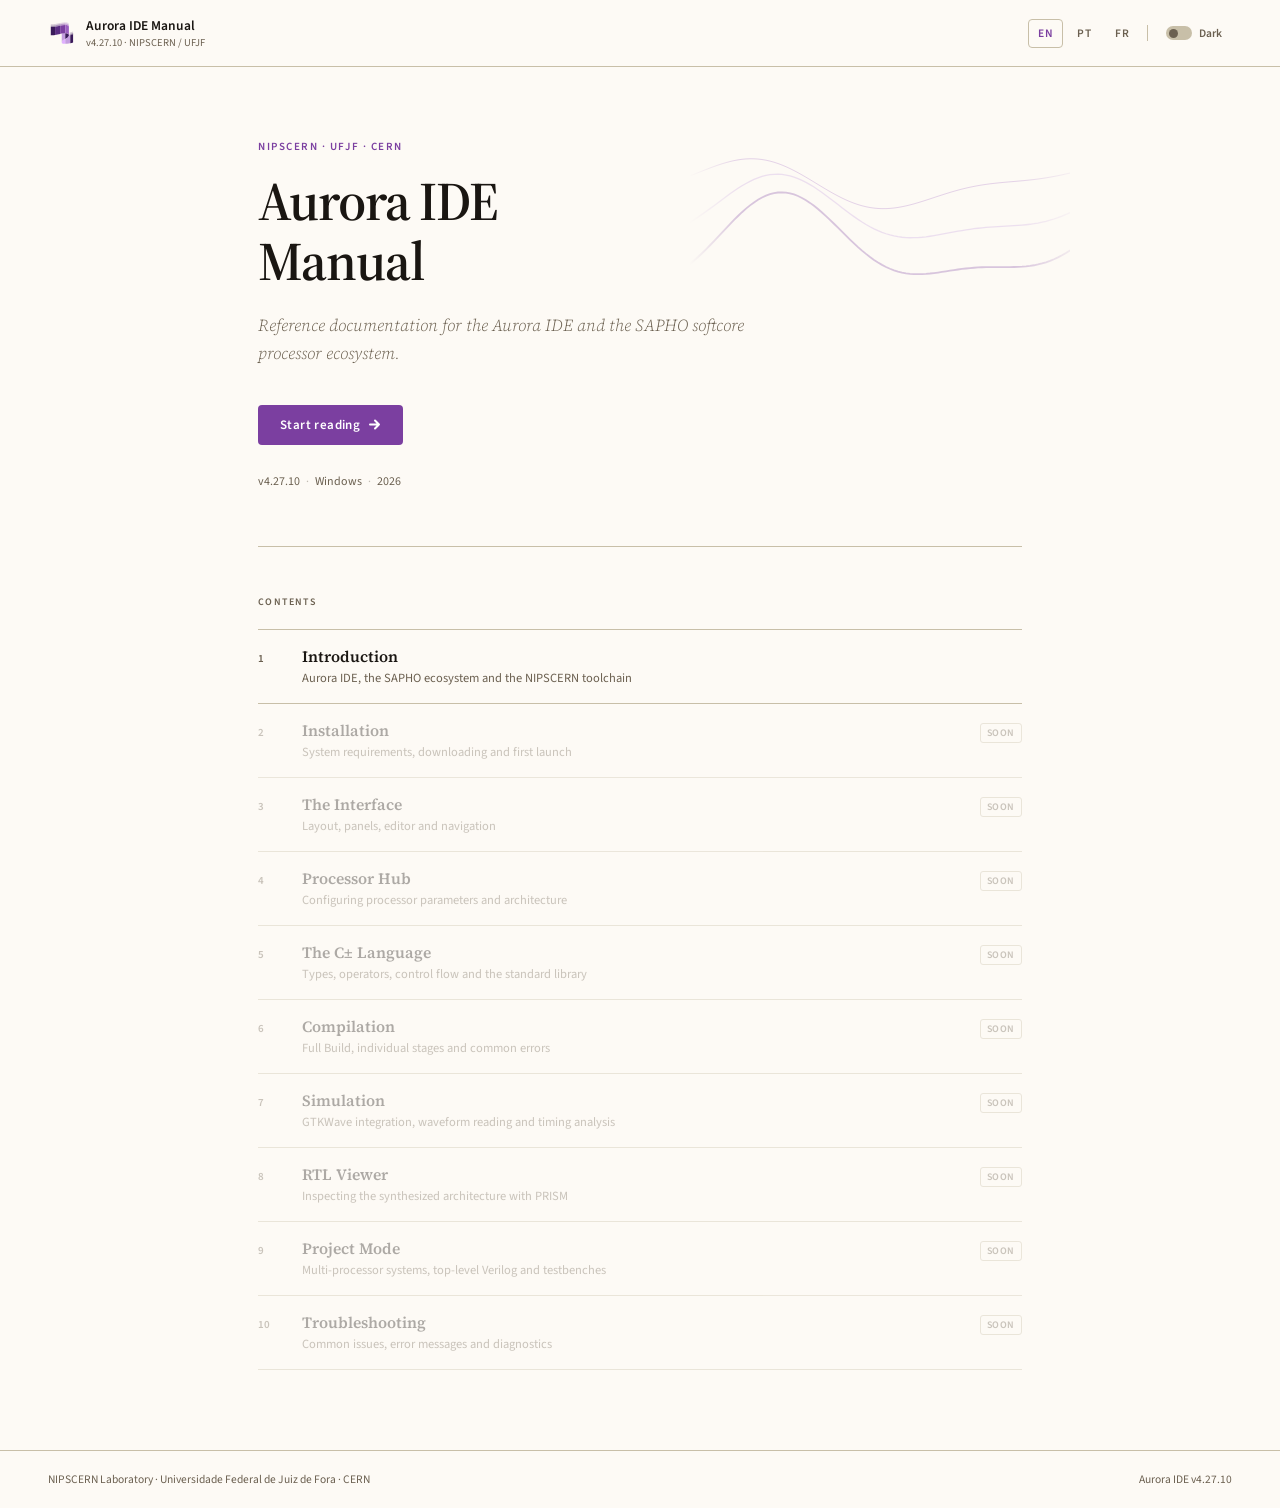
<file: index.html>
<!DOCTYPE html>
<html lang="en">
<head>
  <meta charset="UTF-8"/>
  <meta name="viewport" content="width=device-width, initial-scale=1.0"/>
  <title>Aurora IDE Manual</title>
  <link rel="preconnect" href="https://fonts.googleapis.com">
  <link href="https://fonts.googleapis.com/css2?family=Source+Serif+4:ital,wght@0,300;0,400;0,600;1,400&family=Source+Code+Pro:wght@400;600&family=Source+Sans+3:wght@400;600&display=swap" rel="stylesheet">
  <link rel="icon" href="assets/favicon.svg" type="image/svg+xml">
  <style>
    :root {
      --bg:        #fdfaf5;
      --bg-aside:  #f4f0e8;
      --border:    #c8bfa8;
      --text:      #1a1612;
      --text-muted:#6b6050;
      --accent:    #7b3fa0;
      --link:      #5a2d82;
      --link-hover:#9b5fc0;
      --nav-active:#c49de0;
    }

    body[data-theme="dark"] {
      --bg:         #13100e;
      --bg-aside:   #1c1814;
      --border:     #3a3028;
      --text:       #e8e0d4;
      --text-muted: #8a8070;
      --accent:     #c49de0;
      --link:       #c49de0;
      --link-hover: #e0b0ff;
      --nav-active: #c49de0;
    }

    *, *::before, *::after { box-sizing: border-box; margin: 0; padding: 0; }

    body {
      font-family: 'Source Serif 4', Georgia, serif;
      background: var(--bg);
      color: var(--text);
      min-height: 100vh;
      transition: background 0.2s, color 0.2s;
    }

    .topbar {
      display: flex;
      align-items: center;
      justify-content: space-between;
      padding: 16px 48px;
      border-bottom: 1px solid var(--border);
      font-family: 'Source Sans 3', sans-serif;
    }

    .topbar-logo {
      display: flex;
      align-items: center;
      gap: 10px;
      text-decoration: none;
      color: var(--text);
    }
    .topbar-logo svg { width: 28px; height: 28px; flex-shrink: 0; }
    .topbar-logo-title { font-size: 13.5px; font-weight: 600; }
    .topbar-logo-sub { font-size: 10.5px; color: var(--text-muted); }

    .topbar-controls { display: flex; align-items: center; gap: 4px; }

    .ctrl-btn {
      padding: 5px 9px;
      border-radius: 4px;
      border: 1px solid transparent;
      background: transparent;
      color: var(--text-muted);
      font-family: 'Source Sans 3', sans-serif;
      font-size: 11.5px; font-weight: 600; letter-spacing: 0.04em;
      cursor: pointer; transition: all 0.15s;
    }
    .ctrl-btn:hover { color: var(--text); }
    .ctrl-btn.active { color: var(--accent); border-color: var(--border); }

    .ctrl-sep { width: 1px; height: 16px; background: var(--border); margin: 0 4px; }

    .theme-toggle {
      display: flex; align-items: center; gap: 7px;
      padding: 5px 9px; border-radius: 4px;
      border: 1px solid transparent; background: transparent;
      color: var(--text-muted);
      font-family: 'Source Sans 3', sans-serif;
      font-size: 11.5px; font-weight: 600;
      cursor: pointer; transition: all 0.15s;
    }
    .theme-toggle:hover { color: var(--text); }

    .toggle-track {
      width: 26px; height: 14px; border-radius: 7px;
      background: var(--border); position: relative;
      transition: background 0.2s; flex-shrink: 0;
    }
    .toggle-thumb {
      width: 9px; height: 9px; border-radius: 50%;
      background: var(--text-muted);
      position: absolute; top: 2.5px; left: 2.5px;
      transition: transform 0.2s, background 0.2s;
    }
    body[data-theme="dark"] .toggle-track { background: #5a3a80; }
    body[data-theme="dark"] .toggle-thumb { background: var(--nav-active); transform: translateX(12px); }

    .hero {
      padding: 72px 48px 56px;
      max-width: 860px;
      margin: 0 auto;
      position: relative;
      overflow: hidden;
    }

    .hero-deco {
      position: absolute;
      top: -20px; right: -20px;
      width: 400px; height: 320px;
      opacity: 0.28;
      pointer-events: none;
      transition: opacity 0.2s;
    }
    body[data-theme="dark"] .hero-deco { opacity: 0.42; }

    .hero-eyebrow {
      font-family: 'Source Sans 3', sans-serif;
      font-size: 11px; font-weight: 600;
      letter-spacing: 0.14em; text-transform: uppercase;
      color: var(--accent); margin-bottom: 18px;
    }

    .hero h1 {
      font-size: clamp(2.2rem, 5vw, 3.4rem);
      font-weight: 600; line-height: 1.1;
      letter-spacing: -0.02em;
      color: var(--text); margin-bottom: 20px;
    }

    .hero-sub {
      font-size: 1.05rem; font-weight: 300; font-style: italic;
      color: var(--text-muted); line-height: 1.7;
      max-width: 520px; margin-bottom: 36px;
    }

    .hero-cta {
      display: inline-flex; align-items: center; gap: 8px;
      padding: 11px 22px; background: var(--accent);
      color: #fff;
      font-family: 'Source Sans 3', sans-serif;
      font-size: 13px; font-weight: 600; letter-spacing: 0.03em;
      text-decoration: none; border-radius: 4px;
      transition: background 0.15s, box-shadow 0.15s;
    }
    .hero-cta:hover {
      background: var(--link-hover);
      box-shadow: 0 4px 18px rgba(123,63,160,0.25);
    }
    .hero-cta svg { width: 13px; height: 13px; }

    .hero-meta {
      margin-top: 28px;
      font-family: 'Source Sans 3', sans-serif;
      font-size: 12px; color: var(--text-muted);
      display: flex; gap: 6px; align-items: center;
    }
    .hero-meta .dot { opacity: 0.4; }

    .divider {
      height: 1px; background: var(--border);
      max-width: 764px; margin: 0 auto;
    }

    .chapters {
      padding: 48px 48px 80px;
      max-width: 860px; margin: 0 auto;
    }

    .section-label {
      font-family: 'Source Sans 3', sans-serif;
      font-size: 10px; font-weight: 600;
      letter-spacing: 0.14em; text-transform: uppercase;
      color: var(--text-muted); margin-bottom: 20px;
    }

    .chapter-list { display: flex; flex-direction: column; }

    .chapter-row {
      display: flex; align-items: baseline; gap: 16px;
      padding: 16px 0; border-bottom: 1px solid var(--border);
      text-decoration: none; color: var(--text); transition: color 0.15s;
    }
    .chapter-row:first-child { border-top: 1px solid var(--border); }
    .chapter-row:hover { color: var(--link); }
    .chapter-row:hover .ch-num { color: var(--accent); }
    .chapter-row.unavailable { opacity: 0.35; pointer-events: none; }

    .ch-num {
      font-family: 'Source Sans 3', sans-serif;
      font-size: 11px; font-weight: 600;
      color: var(--text-muted); width: 28px;
      flex-shrink: 0; transition: color 0.15s; padding-top: 2px;
    }

    .ch-info { flex: 1; }

    .ch-title { font-size: 0.98rem; font-weight: 600; margin-bottom: 2px; }

    .ch-desc {
      font-family: 'Source Sans 3', sans-serif;
      font-size: 12.5px; color: var(--text-muted);
    }

    .ch-badge {
      font-family: 'Source Sans 3', sans-serif;
      font-size: 10px; font-weight: 600;
      letter-spacing: 0.06em; text-transform: uppercase;
      color: var(--text-muted); border: 1px solid var(--border);
      border-radius: 3px; padding: 2px 6px; flex-shrink: 0;
    }

    footer {
      border-top: 1px solid var(--border);
      padding: 20px 48px;
      font-family: 'Source Sans 3', sans-serif;
      font-size: 11.5px; color: var(--text-muted);
      display: flex; justify-content: space-between; align-items: center;
    }

    [data-lang] { display: none; }
    body[data-active-lang="en"] [data-lang="en"] { display: revert; }
    body[data-active-lang="pt"] [data-lang="pt"] { display: revert; }
    body[data-active-lang="fr"] [data-lang="fr"] { display: revert; }
    span[data-lang] { display: none; }
    body[data-active-lang="en"] span[data-lang="en"] { display: inline; }
    body[data-active-lang="pt"] span[data-lang="pt"] { display: inline; }
    body[data-active-lang="fr"] span[data-lang="fr"] { display: inline; }

    @media (max-width: 640px) {
      .topbar { padding: 14px 20px; }
      .hero { padding: 48px 20px 40px; }
      .hero-deco { display: none; }
      .chapters { padding: 36px 20px 60px; }
      .divider { margin: 0 20px; }
      footer { padding: 16px 20px; flex-direction: column; gap: 6px; }
    }
  </style>
</head>
<body data-active-lang="en">

<header class="topbar">
  <a class="topbar-logo" href="#">
    <svg viewBox="0 0 100 100" xmlns="http://www.w3.org/2000/svg" width="32" height="32"><path d="M79.5 47.6c-1.8.4-3.5.7-5.3.9v5c1.8-.2 3.5-.6 5.3-.9v-5z" style="fill:#c49de0;opacity:0.2">
</path><path d="M79.5 47.6v5c3.4-.7 6.8-1.6 10.1-2.7v-5c-3.2 1.1-6.6 2-10.1 2.7z" style="fill:#3a1a5a;opacity:0.2">
</path><path d="M79.5 57.7v-5c-1.8.4-3.5.7-5.3.9v3.5c.1.5.1 1 .1 1.5 1.8-.3 3.5-.6 5.2-.9z" style="fill:#c49de0;opacity:0.5">
</path><path d="M79.5 57.7c3.5-.7 6.9-1.6 10.2-2.7v-5c-3.3 1.1-6.7 2-10.1 2.7v5z" style="fill:#3a1a5a;opacity:0.5">
</path><path d="M50.4 79.4l-.3.6c.1-.3.2-.5.3-.6z" style="fill:#c49de0">
</path><path d="M51 78.4c-.2.2-.3.5-.5.7.2-.2.3-.4.5-.7z" style="fill:#c49de0">
</path><path d="M50 80.2c-.1.3-.2.5-.3.8 0-.3.2-.6.3-.8z" style="fill:#c49de0">
</path><path d="M49.6 80.9c-.1.3-.2.5-.3.8.2-.2.2-.5.3-.8z" style="fill:#c49de0">
</path><path d="M49.3 81.9c-.1.2-.1.4-.1.6 0-.2.1-.4.1-.6z" style="fill:#c49de0">
</path><path d="M49.1 82.7c0 .3-.1.5-.1.8.1-.2.1-.5.1-.8z" style="fill:#c49de0">
</path><path d="M53.6 75.6c-.2.1-.4.3-.5.5.1-.2.3-.3.5-.5z" style="fill:#c49de0">
</path><path d="M54.5 74.9c-.2.2-.5.3-.7.5.2-.1.5-.3.7-.5z" style="fill:#c49de0">
</path><path d="M51.5 77.7c-.2.2-.3.4-.4.6.1-.2.3-.4.4-.6z" style="fill:#c49de0">
</path><path d="M52.2 77c-.2.2-.3.4-.5.6.1-.3.3-.5.5-.6z" style="fill:#c49de0">
</path><path d="M52.3 76.8l.6-.6-.6.6z" style="fill:#c49de0">
</path><path d="M54.5 74.9c-.2.2-.5.3-.7.5l-.2.2c-.2.1-.4.3-.5.5l-.2.2-.6.6-.1.1c-.2.2-.3.4-.5.6l-.2.2c-.2.2-.3.4-.4.6l-.1.1c-.2.2-.3.5-.5.7 0 .1-.1.1-.1.2l-.3.6c0 .1-.1.1-.1.2-.1.3-.2.5-.3.8-.1.3-.2.5-.3.8 0 .1 0 .1-.1.2-.1.2-.1.4-.1.6v.2c0 .3-.1.5-.1.8v.1c0 1.1.1 2.3.8 3.2.2.3.5.6.8.8.1.1.3.1.4.2.8.3 1.6.3 2.4.4.9.1 1.7.2 2.6.2 1.7.1 3.8-.1 5.6-.1.2 0 .1-17.2.1-17.2-2.6 1.1-5.1 2.2-7.3 3.7z" style="fill:#e0b0ff">
</path><path d="M49.1 83.5c0-.3 0-.5.1-.8v-.2c0-.2.1-.4.1-.6 0-.1 0-.1.1-.2.1-.3.2-.5.3-.8.1-.3.2-.5.3-.8 0-.1.1-.1.1-.2l.3-.6c0-.1.1-.1.1-.2.1-.2.3-.5.5-.7l.1-.1c.1-.2.3-.4.4-.6l.2-.2c.2-.2.3-.4.5-.6l.1-.1.6-.6.2-.2.5-.5.2-.2c.2-.2.5-.4.7-.5 2.2-1.5 4.7-2.6 7.2-3.8V50.7c-4.3.1-8.5.7-12.6 1.5v31.3z" style="fill:#c49de0">
</path><path d="M50.5 79.2c0 .1-.1.1-.1.2 0-.1.1-.2.1-.2z" style="fill:#c49de0">
</path><path d="M49.1 83.7v-.1.1z" style="fill:#c49de0">
</path><path d="M51.1 78.3l-.1.1s0-.1.1-.1z" style="fill:#c49de0">
</path><path d="M53.8 75.4l-.2.2c.1 0 .1-.1.2-.2z" style="fill:#c49de0">
</path><path d="M53.1 76.1l-.2.2c.1-.1.1-.2.2-.2z" style="fill:#c49de0">
</path><path d="M51.7 77.5l-.2.2c.1 0 .1-.1.2-.2z" style="fill:#c49de0">
</path><path d="M52.2 77l.1-.1c-.1 0-.1 0-.1.1z" style="fill:#c49de0">
</path><path d="M49.2 82.5v0z" style="fill:#c49de0">
</path><path d="M50.1 79.9c0 .1-.1.1-.1.2 0 0 0-.1.1-.2z" style="fill:#c49de0">
</path><path d="M49.4 81.7c0 .1 0 .1-.1.2 0 0 .1-.1.1-.2z" style="fill:#c49de0">
</path><path d="M49.6 80.9z" style="fill:#c49de0">
</path><path d="M61.7 50.7v20.5c2.5-1.1 5-2.2 7.2-3.7 2.6-1.7 4.7-4.4 5.5-7.1.1-.3.2-.6.2-.9.1-.8.1-1.6 0-2.4-.2-.9-.5-1.7-1.1-2.5-2.4-3.3-7.4-4-11.8-3.9z" style="fill:#3a1a5a">
</path><path d="M74.6 22.8v2.4c.1-.8.1-1.6 0-2.4z" style="fill:none;opacity:0.5">
</path><path d="M74.6 17.8v2.4c.1-.9.1-1.7 0-2.4z" style="fill:none">
</path><path d="M25.3 23.1v-5c-5.1.8-10.2 1.2-15.3.6v5c5.2.6 10.2.2 15.3-.6z" style="fill:#3a1a5a;opacity:0.2">
</path><path d="M43.5 19.1v-5c-6.1 1.4-12.1 3-18.2 4v5c6.1-1 12.1-2.6 18.2-4z" style="fill:#5a2d82;opacity:0.2">
</path><path d="M61.7 16.4v-5c-6.1.2-12.2 1.3-18.2 2.7v5c6-1.4 12.1-2.6 18.2-2.7z" style="fill:#7b3fa0;opacity:0.2">
</path><path d="M73.5 15.3c-2.2-3.1-6.8-4-11-4h-.8v5h.8c4.2 0 8.8.9 11 4 .6.8.9 1.6 1.1 2.5v-5.1c-.2-.8-.5-1.6-1.1-2.4z" style="fill:#9b5fc0;opacity:0.2">
</path><path d="M25.3 28.1v-5c-5.1.8-10.2 1.2-15.3.6v5c5.2.6 10.2.2 15.3-.6z" style="fill:#3a1a5a;opacity:0.5">
</path><path d="M25.3 23.1v5c6.1-1 12.1-2.6 18.2-4v-5c-6.1 1.4-12.1 3-18.2 4z" style="fill:#5a2d82;opacity:0.5">
</path><path d="M43.5 19.1v5c6-1.4 12-2.6 18.2-2.7v-5c-6.1.1-12.2 1.3-18.2 2.7z" style="fill:#7b3fa0;opacity:0.5">
</path><path d="M62.5 16.4h-.8v5h.8c4.2 0 8.8.9 11 4 .6.8.9 1.6 1.1 2.5v-5.1c-.2-.9-.5-1.7-1.1-2.5-2.2-3.1-6.8-3.9-11-3.9z" style="fill:#9b5fc0;opacity:0.5">
</path><path d="M74.6 30.2c.1-.8.1-1.6 0-2.4v2.4z" style="fill:none">
</path><path d="M25.3 57.4V28.1c-5.1.8-10.2 1.2-15.3.6V58c5.2.6 10.2.2 15.3-.6z" style="fill:#3a1a5a">
</path><path d="M25.3 28.1v29.2c6.1-1 12.1-2.6 18.2-4V24.1c-6.1 1.4-12.1 3-18.2 4z" style="fill:#5a2d82">
</path><path d="M43.5 24.1v29.2c1.8-.4 3.7-.8 5.5-1.2 4.2-.8 8.4-1.4 12.6-1.5V21.4c-6 .2-12.1 1.3-18.1 2.7z" style="fill:#7b3fa0">
</path><path d="M73.5 25.4c-2.2-3.1-6.8-4-11-4h-.8v29.2c4.4-.1 9.4.6 11.8 3.9.6.8.9 1.6 1.1 2.5V27.8c-.2-.8-.5-1.7-1.1-2.4z" style="fill:#9b5fc0">
</path><path d="M74.6 58.6v.9c0-.3.1-.6 0-.9z" style="fill:#c49de0">
</path><path d="M74.5 58.5c0 .3 0 .6-.1.9 0 .3-.1.6-.2.9-.8 2.7-2.9 5.3-5.4 7-2.2 1.5-4.7 2.6-7.1 3.7v17.4c4.3 0 8.6-.2 12.8-.8.3 0 .5-.1.8-.1 1.5-.2 3-.5 4.5-.8v-29c-1.9.2-3.6.6-5.3.8z" style="fill:#c49de0">
</path><path d="M79.6 86.6c3.4-.7 6.8-1.6 10-2.7v-29c-3.3 1.1-6.6 2-10 2.7v29z" style="fill:#3a1a5a">
</path>
</svg>
    <div>
      <div class="topbar-logo-title">Aurora IDE Manual</div>
      <div class="topbar-logo-sub">v4.27.10 · NIPSCERN / UFJF</div>
    </div>
  </a>

  <div class="topbar-controls">
    <button class="ctrl-btn active" onclick="setLang('en')" id="btn-en">EN</button>
    <button class="ctrl-btn" onclick="setLang('pt')" id="btn-pt">PT</button>
    <button class="ctrl-btn" onclick="setLang('fr')" id="btn-fr">FR</button>
    <div class="ctrl-sep"></div>
    <button class="theme-toggle" onclick="toggleTheme()">
      <div class="toggle-track"><div class="toggle-thumb"></div></div>
      <span id="theme-label">Dark</span>
    </button>
  </div>
</header>

<section class="hero">
    <canvas id="hero-deco" class="hero-deco"></canvas>

  <div class="hero-eyebrow">NIPSCERN · UFJF · CERN</div>

  <h1>
    <span data-lang="en">Aurora IDE<br>Manual</span>
    <span data-lang="pt">Manual do<br>Aurora IDE</span>
    <span data-lang="fr">Manuel<br>Aurora IDE</span>
  </h1>

  <p class="hero-sub">
    <span data-lang="en">Reference documentation for the Aurora IDE and the SAPHO softcore processor ecosystem.</span>
    <span data-lang="pt">Documentação de referência para o Aurora IDE e o ecossistema do processador softcore SAPHO.</span>
    <span data-lang="fr">Documentation de référence pour Aurora IDE et l'écosystème du processeur softcore SAPHO.</span>
  </p>

  <a href="pages/chapter1.html" class="hero-cta">
    <span data-lang="en">Start reading</span>
    <span data-lang="pt">Começar a ler</span>
    <span data-lang="fr">Commencer</span>
    <svg viewBox="0 0 13 13" fill="none" stroke="currentColor" stroke-width="2" stroke-linecap="round" stroke-linejoin="round">
      <path d="M2 6.5h9M7 2.5l4 4-4 4"/>
    </svg>
  </a>

  <div class="hero-meta">
    <span>v4.27.10</span><span class="dot">·</span>
    <span>Windows</span><span class="dot">·</span>
    <span>2026</span>
  </div>
</section>

<div class="divider"></div>

<section class="chapters">
  <div class="section-label">
    <span data-lang="en">Contents</span>
    <span data-lang="pt">Conteúdo</span>
    <span data-lang="fr">Sommaire</span>
  </div>

  <div class="chapter-list">

    <a href="pages/chapter1.html" class="chapter-row">
      <div class="ch-num">1</div>
      <div class="ch-info">
        <div class="ch-title"><span data-lang="en">Introduction</span><span data-lang="pt">Introdução</span><span data-lang="fr">Introduction</span></div>
        <div class="ch-desc"><span data-lang="en">Aurora IDE, the SAPHO ecosystem and the NIPSCERN toolchain</span><span data-lang="pt">O Aurora IDE, o ecossistema SAPHO e o toolchain NIPSCERN</span><span data-lang="fr">Aurora IDE, l'écosystème SAPHO et la chaîne d'outils NIPSCERN</span></div>
      </div>
    </a>

    <div class="chapter-row unavailable">
      <div class="ch-num">2</div>
      <div class="ch-info">
        <div class="ch-title"><span data-lang="en">Installation</span><span data-lang="pt">Instalação</span><span data-lang="fr">Installation</span></div>
        <div class="ch-desc"><span data-lang="en">System requirements, downloading and first launch</span><span data-lang="pt">Requisitos de sistema, download e primeiro acesso</span><span data-lang="fr">Configuration requise, téléchargement et premier lancement</span></div>
      </div>
      <div class="ch-badge"><span data-lang="en">Soon</span><span data-lang="pt">Em breve</span><span data-lang="fr">Bientôt</span></div>
    </div>

    <div class="chapter-row unavailable">
      <div class="ch-num">3</div>
      <div class="ch-info">
        <div class="ch-title"><span data-lang="en">The Interface</span><span data-lang="pt">A Interface</span><span data-lang="fr">L'interface</span></div>
        <div class="ch-desc"><span data-lang="en">Layout, panels, editor and navigation</span><span data-lang="pt">Layout, painéis, editor e navegação</span><span data-lang="fr">Disposition, panneaux, éditeur et navigation</span></div>
      </div>
      <div class="ch-badge"><span data-lang="en">Soon</span><span data-lang="pt">Em breve</span><span data-lang="fr">Bientôt</span></div>
    </div>

    <div class="chapter-row unavailable">
      <div class="ch-num">4</div>
      <div class="ch-info">
        <div class="ch-title">Processor Hub</div>
        <div class="ch-desc"><span data-lang="en">Configuring processor parameters and architecture</span><span data-lang="pt">Configuração dos parâmetros e arquitetura do processador</span><span data-lang="fr">Configuration des paramètres et de l'architecture</span></div>
      </div>
      <div class="ch-badge"><span data-lang="en">Soon</span><span data-lang="pt">Em breve</span><span data-lang="fr">Bientôt</span></div>
    </div>

    <div class="chapter-row unavailable">
      <div class="ch-num">5</div>
      <div class="ch-info">
        <div class="ch-title"><span data-lang="en">The C± Language</span><span data-lang="pt">A Linguagem C±</span><span data-lang="fr">Le langage C±</span></div>
        <div class="ch-desc"><span data-lang="en">Types, operators, control flow and the standard library</span><span data-lang="pt">Tipos, operadores, fluxo de controle e biblioteca padrão</span><span data-lang="fr">Types, opérateurs, flux de contrôle et bibliothèque standard</span></div>
      </div>
      <div class="ch-badge"><span data-lang="en">Soon</span><span data-lang="pt">Em breve</span><span data-lang="fr">Bientôt</span></div>
    </div>

    <div class="chapter-row unavailable">
      <div class="ch-num">6</div>
      <div class="ch-info">
        <div class="ch-title"><span data-lang="en">Compilation</span><span data-lang="pt">Compilação</span><span data-lang="fr">Compilation</span></div>
        <div class="ch-desc"><span data-lang="en">Full Build, individual stages and common errors</span><span data-lang="pt">Full Build, estágios individuais e erros comuns</span><span data-lang="fr">Full Build, étapes individuelles et erreurs courantes</span></div>
      </div>
      <div class="ch-badge"><span data-lang="en">Soon</span><span data-lang="pt">Em breve</span><span data-lang="fr">Bientôt</span></div>
    </div>

    <div class="chapter-row unavailable">
      <div class="ch-num">7</div>
      <div class="ch-info">
        <div class="ch-title"><span data-lang="en">Simulation</span><span data-lang="pt">Simulação</span><span data-lang="fr">Simulation</span></div>
        <div class="ch-desc"><span data-lang="en">GTKWave integration, waveform reading and timing analysis</span><span data-lang="pt">GTKWave, leitura de formas de onda e análise de timing</span><span data-lang="fr">Intégration GTKWave et analyse temporelle</span></div>
      </div>
      <div class="ch-badge"><span data-lang="en">Soon</span><span data-lang="pt">Em breve</span><span data-lang="fr">Bientôt</span></div>
    </div>

    <div class="chapter-row unavailable">
      <div class="ch-num">8</div>
      <div class="ch-info">
        <div class="ch-title">RTL Viewer</div>
        <div class="ch-desc"><span data-lang="en">Inspecting the synthesized architecture with PRISM</span><span data-lang="pt">Inspecionando a arquitetura sintetizada com o PRISM</span><span data-lang="fr">Inspection de l'architecture synthétisée avec PRISM</span></div>
      </div>
      <div class="ch-badge"><span data-lang="en">Soon</span><span data-lang="pt">Em breve</span><span data-lang="fr">Bientôt</span></div>
    </div>

    <div class="chapter-row unavailable">
      <div class="ch-num">9</div>
      <div class="ch-info">
        <div class="ch-title">Project Mode</div>
        <div class="ch-desc"><span data-lang="en">Multi-processor systems, top-level Verilog and testbenches</span><span data-lang="pt">Sistemas multi-processador, top-level Verilog e testbenches</span><span data-lang="fr">Systèmes multi-processeurs et bancs de test</span></div>
      </div>
      <div class="ch-badge"><span data-lang="en">Soon</span><span data-lang="pt">Em breve</span><span data-lang="fr">Bientôt</span></div>
    </div>

    <div class="chapter-row unavailable">
      <div class="ch-num">10</div>
      <div class="ch-info">
        <div class="ch-title"><span data-lang="en">Troubleshooting</span><span data-lang="pt">Solução de Problemas</span><span data-lang="fr">Dépannage</span></div>
        <div class="ch-desc"><span data-lang="en">Common issues, error messages and diagnostics</span><span data-lang="pt">Problemas comuns, mensagens de erro e diagnósticos</span><span data-lang="fr">Problèmes courants, messages d'erreur et diagnostics</span></div>
      </div>
      <div class="ch-badge"><span data-lang="en">Soon</span><span data-lang="pt">Em breve</span><span data-lang="fr">Bientôt</span></div>
    </div>

  </div>
</section>

<footer>
  <span>NIPSCERN Laboratory · Universidade Federal de Juiz de Fora · CERN</span>
  <span>Aurora IDE v4.27.10</span>
</footer>

<script>
  // aurora wave animation
  (function() {
    const canvas = document.getElementById('hero-deco');
    const ctx = canvas.getContext('2d');
    let t = 0;

    function resize() {
      canvas.width  = canvas.offsetWidth  * window.devicePixelRatio;
      canvas.height = canvas.offsetHeight * window.devicePixelRatio;
      ctx.scale(window.devicePixelRatio, window.devicePixelRatio);
    }
    window.addEventListener('resize', resize);
    resize();

    const bands = [
      { r:123, g:63,  b:160, speed: 0.000035, amp: 38, yFrac: 0.62, width: 1.8 },
      { r:196, g:157, b:224, speed: 0.000022, amp: 28, yFrac: 0.52, width: 1.3 },
      { r:155, g:95,  b:192, speed: 0.000016, amp: 20, yFrac: 0.43, width: 0.9 },
    ];

    function draw() {
      const W = canvas.offsetWidth;
      const H = canvas.offsetHeight;
      ctx.clearRect(0, 0, W, H);
      t++;

      bands.forEach((b, i) => {
        ctx.save();

        // fade mask: transparent on left edge, full in middle, transparent on right edge
        const fade = ctx.createLinearGradient(0, 0, W, 0);
        fade.addColorStop(0,    'rgba(0,0,0,0)');
        fade.addColorStop(0.12, 'rgba(0,0,0,1)');
        fade.addColorStop(0.82, 'rgba(0,0,0,1)');
        fade.addColorStop(1,    'rgba(0,0,0,0)');
        ctx.globalCompositeOperation = 'source-over';

        ctx.beginPath();
        const steps = 100;
        for (let s = 0; s <= steps; s++) {
          const x = (s / steps) * W;
          const wave = Math.sin(s * 0.07 + t * b.speed * 1000 + i * 1.3) * b.amp
                     + Math.sin(s * 0.13 + t * b.speed * 600  + i * 0.7) * b.amp * 0.4;
          const y = b.yFrac * H + wave;
          s === 0 ? ctx.moveTo(x, y) : ctx.lineTo(x, y);
        }

        // apply fade by using a gradient stroke via temporary canvas
        const tmp = document.createElement('canvas');
        tmp.width  = canvas.width;
        tmp.height = canvas.height;
        const tctx = tmp.getContext('2d');
        tctx.scale(window.devicePixelRatio, window.devicePixelRatio);

        tctx.beginPath();
        for (let s = 0; s <= steps; s++) {
          const x = (s / steps) * W;
          const wave = Math.sin(s * 0.07 + t * b.speed * 1000 + i * 1.3) * b.amp
                     + Math.sin(s * 0.13 + t * b.speed * 600  + i * 0.7) * b.amp * 0.4;
          const y = b.yFrac * H + wave;
          s === 0 ? tctx.moveTo(x, y) : tctx.lineTo(x, y);
        }
        tctx.strokeStyle = `rgb(${b.r},${b.g},${b.b})`;
        tctx.lineWidth = b.width;
        tctx.stroke();

        // mask it with fade gradient
        tctx.globalCompositeOperation = 'destination-in';
        tctx.fillStyle = fade;
        tctx.fillRect(0, 0, W, H);

        ctx.drawImage(tmp, 0, 0, W * window.devicePixelRatio, H * window.devicePixelRatio, 0, 0, W, H);
        ctx.restore();
      });

      requestAnimationFrame(draw);
    }
    draw();
  })();

  const themeLabels = {
    en: { light: 'Dark', dark: 'Light' },
    pt: { light: 'Escuro', dark: 'Claro' },
    fr: { light: 'Sombre', dark: 'Clair' }
  };

  function toggleTheme() {
    const t = document.body.getAttribute('data-theme') === 'dark' ? 'light' : 'dark';
    document.body.setAttribute('data-theme', t);
    const lang = document.body.getAttribute('data-active-lang') || 'en';
    document.getElementById('theme-label').textContent = themeLabels[lang][t];
    try { localStorage.setItem('aurora-manual-theme', t); } catch(e) {}
  }

  function setLang(lang) {
    document.body.setAttribute('data-active-lang', lang);
    document.documentElement.setAttribute('lang', lang);
    ['en','pt','fr'].forEach(l => {
      document.getElementById('btn-' + l).classList.toggle('active', l === lang);
    });
    const t = document.body.getAttribute('data-theme') || 'light';
    document.getElementById('theme-label').textContent = themeLabels[lang][t];
    try { localStorage.setItem('aurora-manual-lang', lang); } catch(e) {}
  }

  (function() {
    try {
      const lang = localStorage.getItem('aurora-manual-lang');
      const theme = localStorage.getItem('aurora-manual-theme');
      if (lang && ['en','pt','fr'].includes(lang)) {
        document.body.setAttribute('data-active-lang', lang);
        document.documentElement.setAttribute('lang', lang);
        ['en','pt','fr'].forEach(l => {
          const b = document.getElementById('btn-' + l);
          if (b) b.classList.toggle('active', l === lang);
        });
      }
      if (theme && ['light','dark'].includes(theme)) {
        document.body.setAttribute('data-theme', theme);
        const activeLang = (lang && ['en','pt','fr'].includes(lang)) ? lang : 'en';
        const label = document.getElementById('theme-label');
        if (label) label.textContent = themeLabels[activeLang][theme];
      }
    } catch(e) {}
  })();
</script>
</body>
</html>
</file>
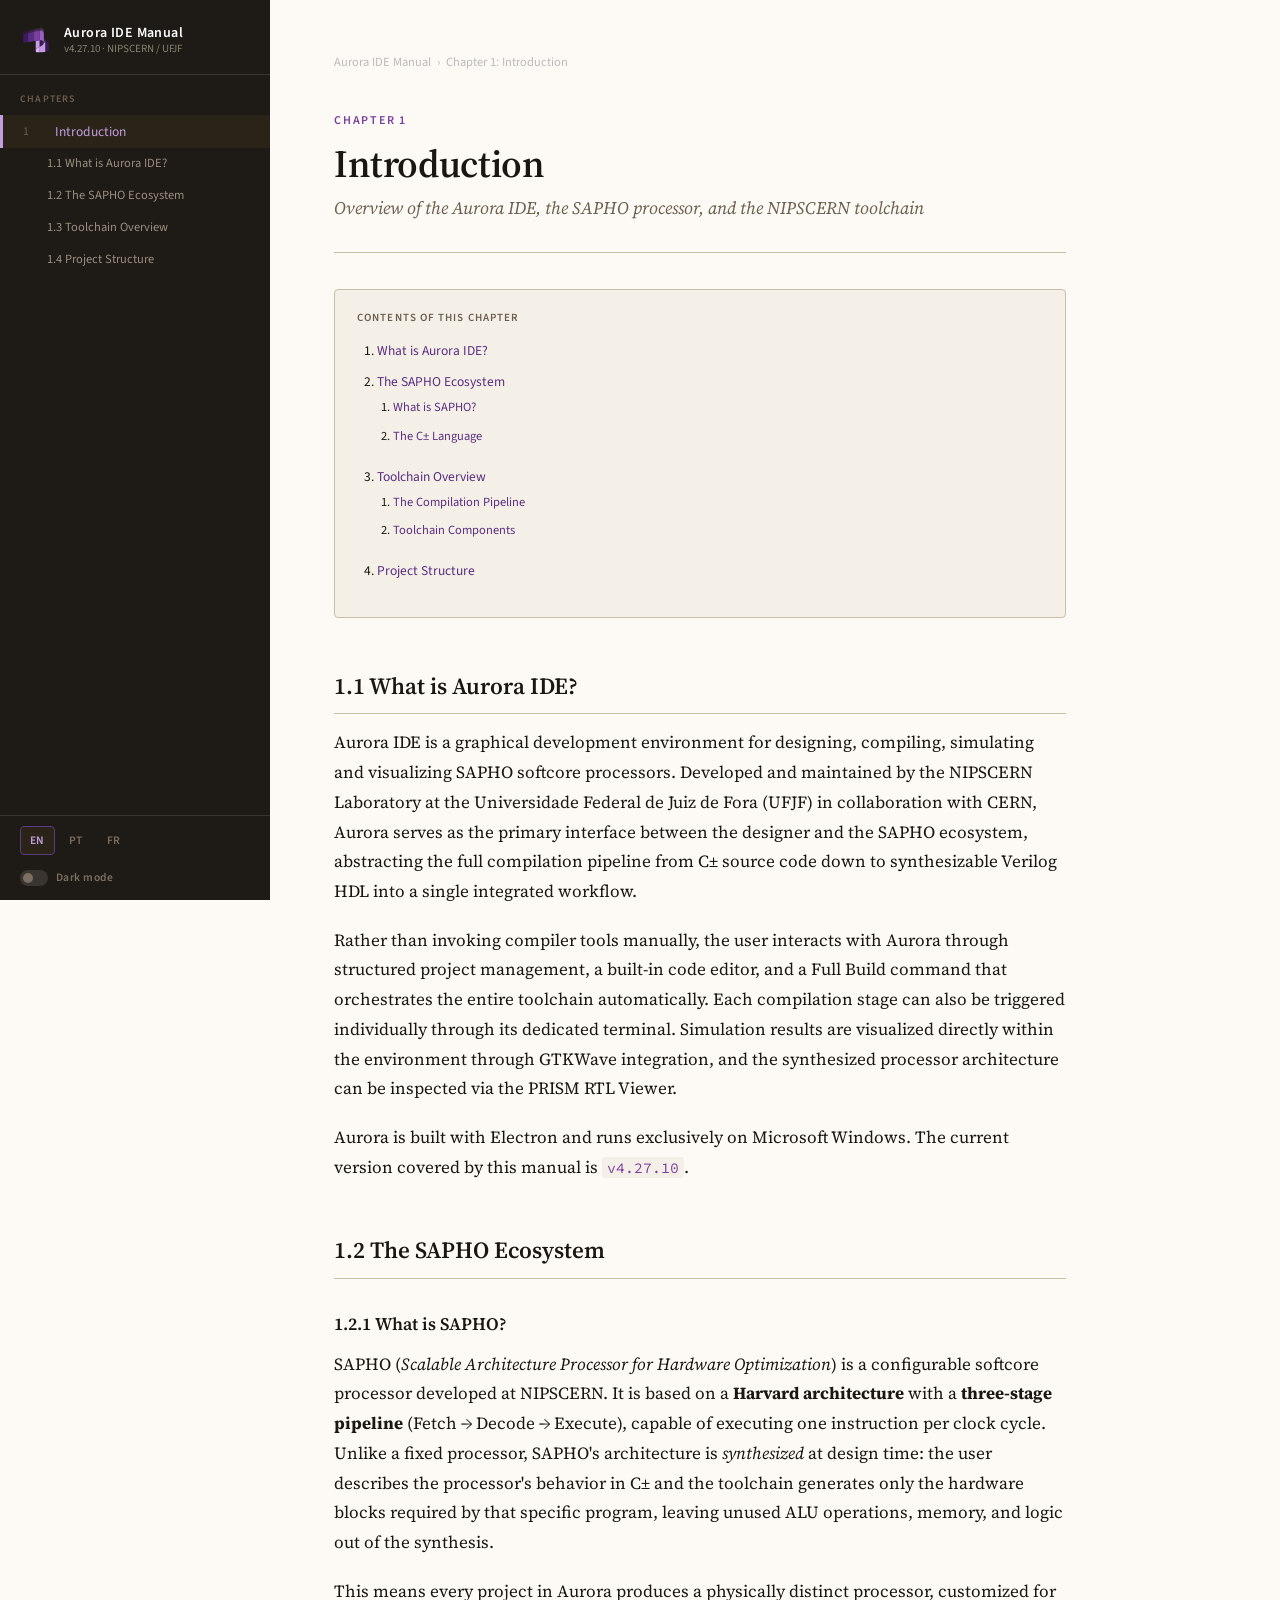
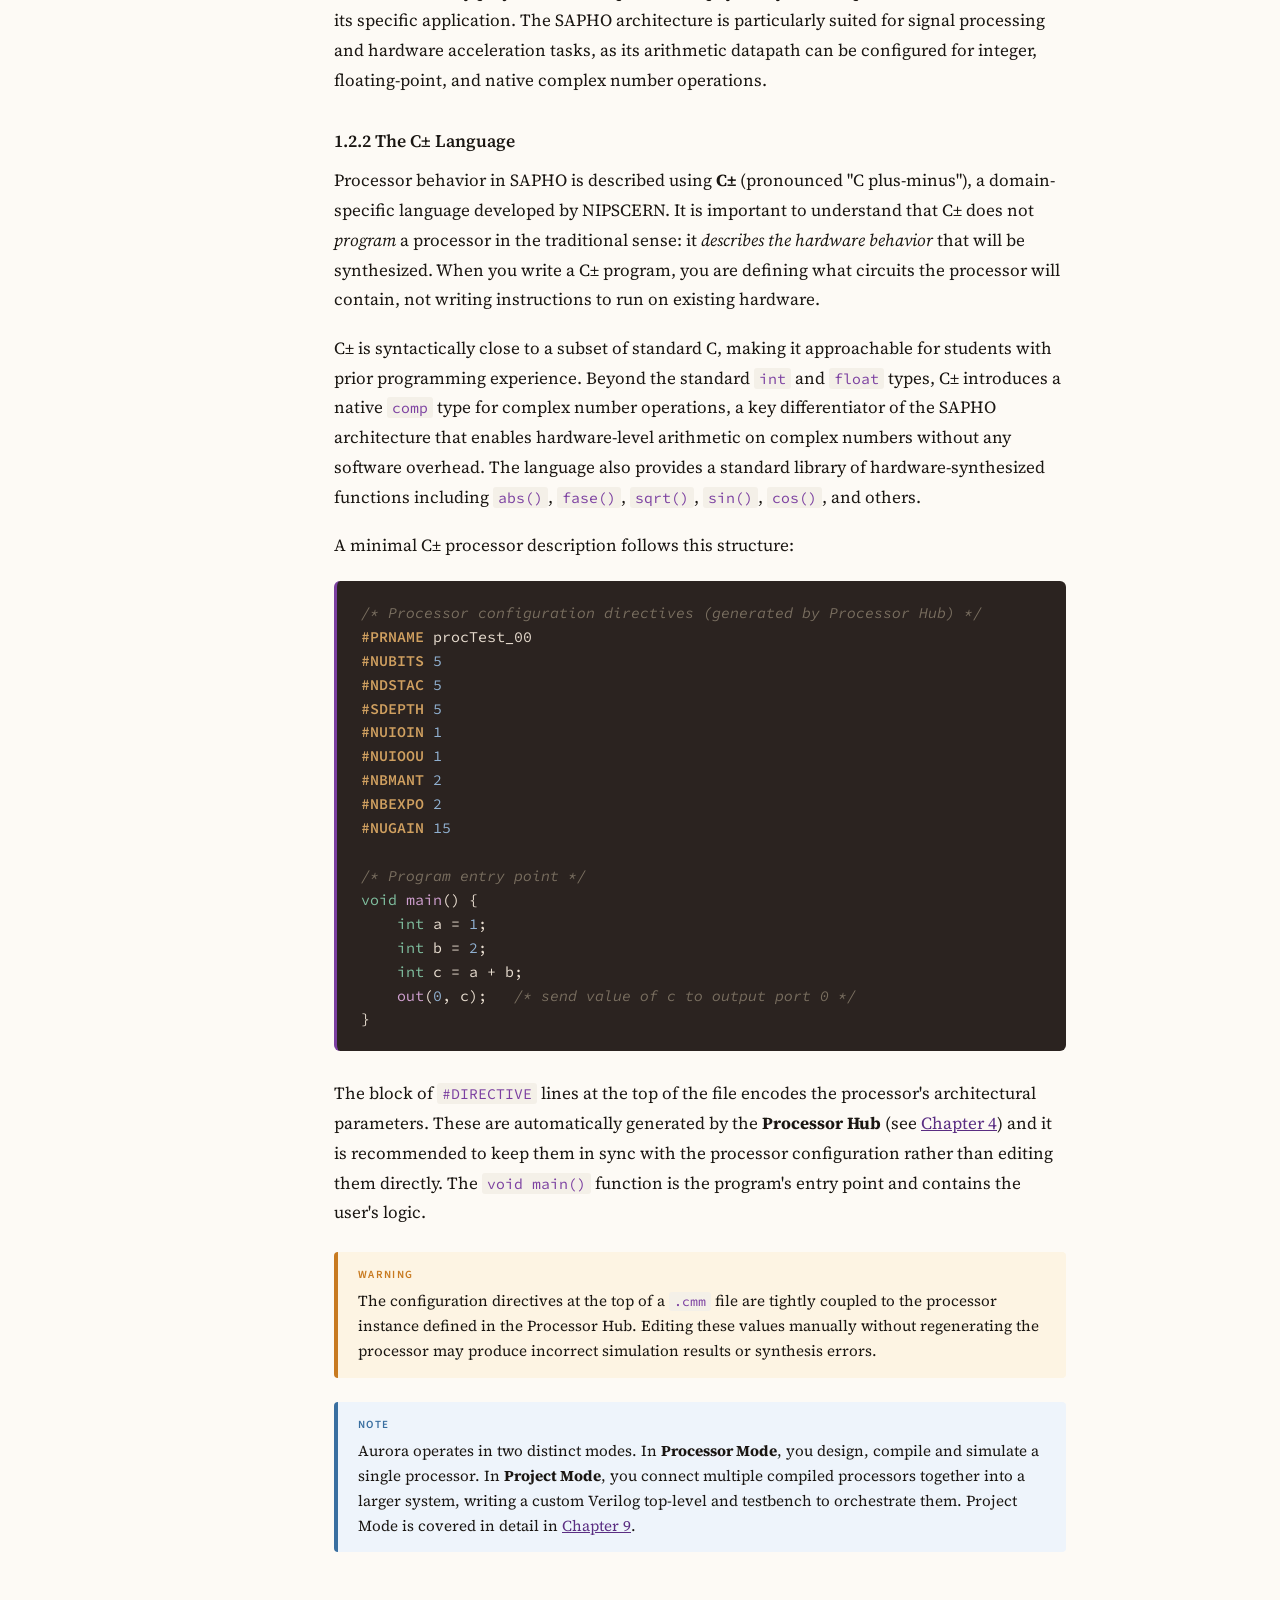
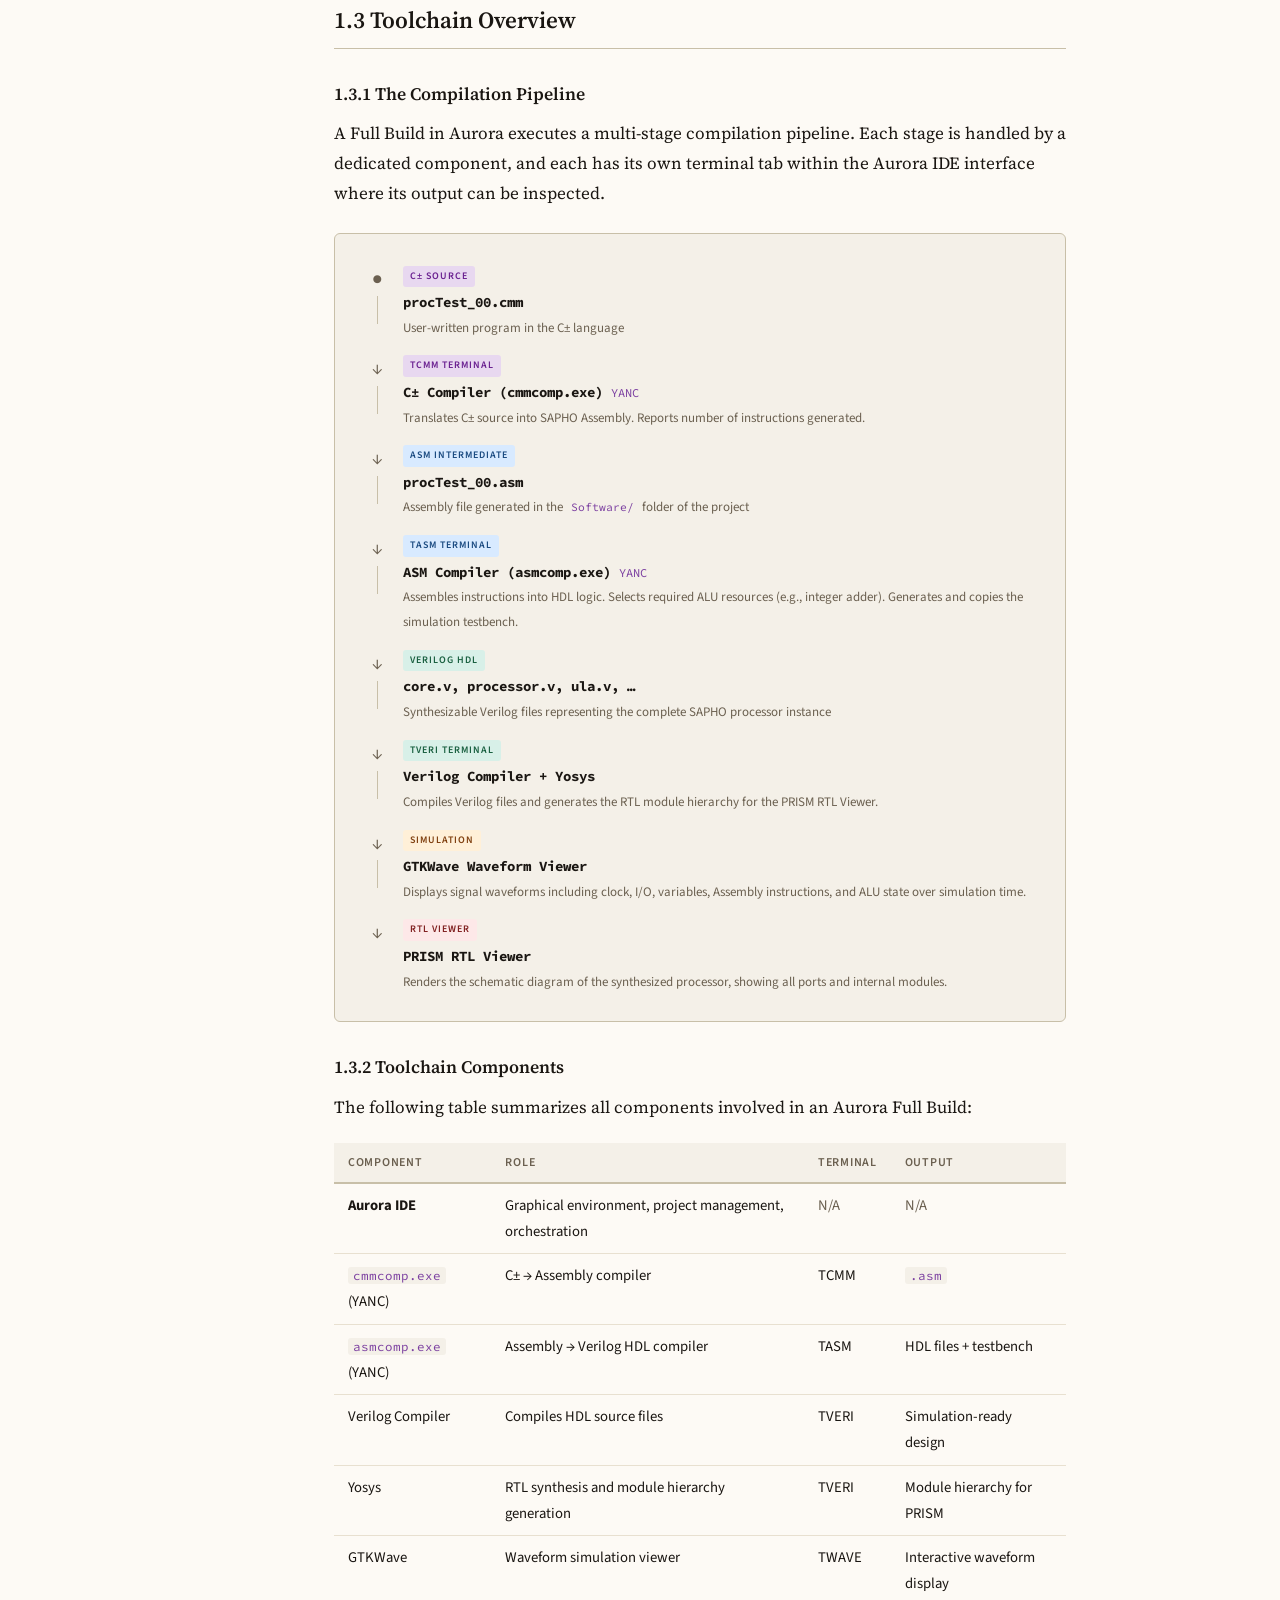
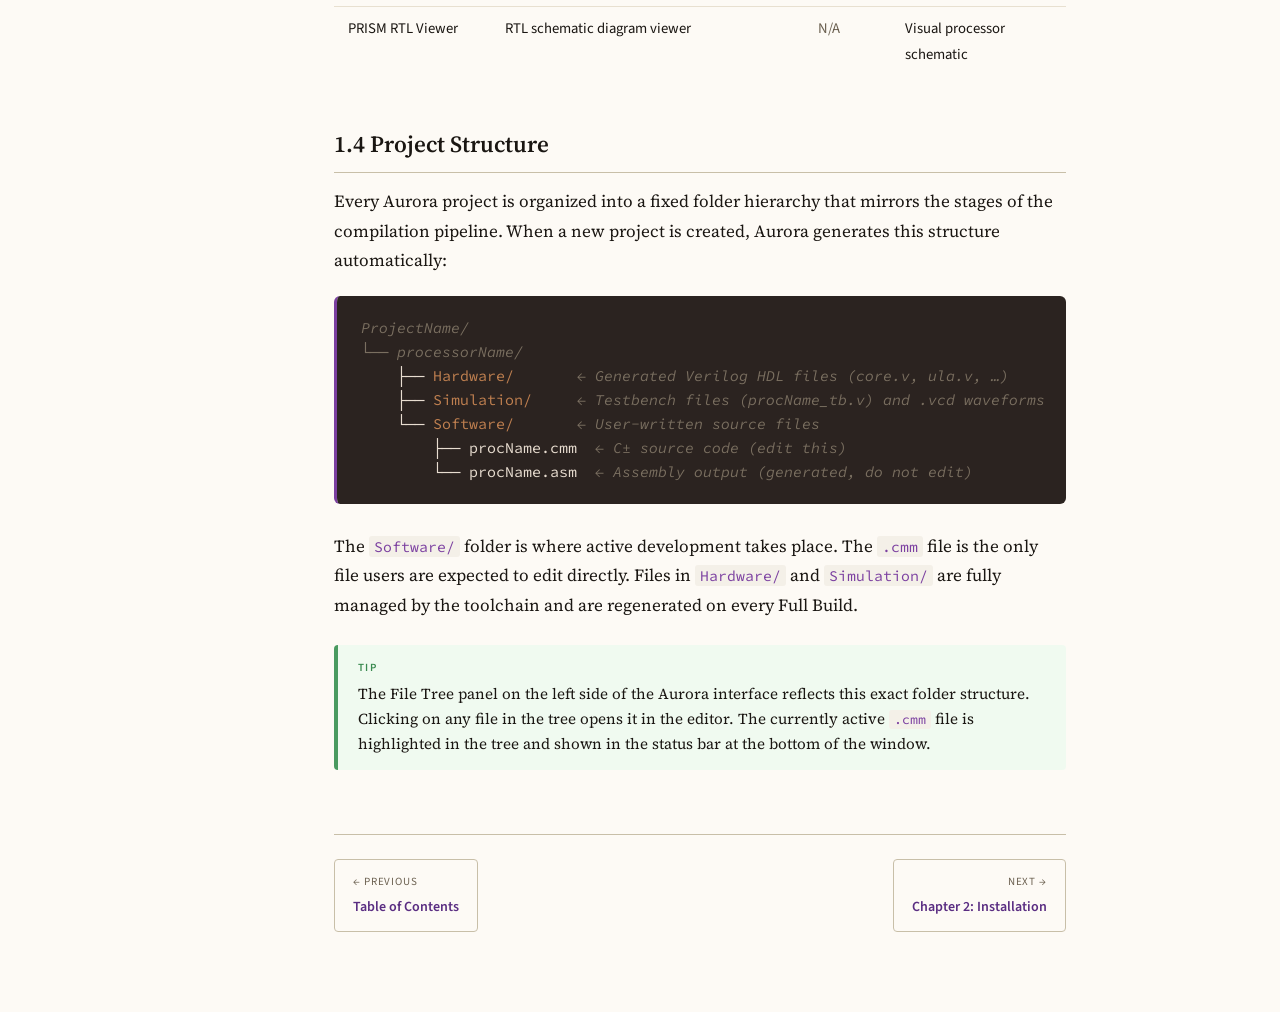
<file: pages/chapter1.html>
<!DOCTYPE html>
<html lang="en">
<head>
  <meta charset="UTF-8" />
  <meta name="viewport" content="width=device-width, initial-scale=1.0"/>
  <title>Aurora IDE Manual — Chapter 1: Introduction</title>
  <link rel="icon" href="../assets/favicon.svg" type="image/svg+xml">
  <link rel="preconnect" href="https://fonts.googleapis.com">
  <link href="https://fonts.googleapis.com/css2?family=Source+Serif+4:ital,wght@0,300;0,400;0,600;1,400&family=Source+Code+Pro:wght@400;600&family=Source+Sans+3:wght@400;600&display=swap" rel="stylesheet">
  <link rel="stylesheet" href="../assets/css/main.css">
</head>
<body data-active-lang="en">

<nav>
  <div class="nav-logo">
   <svg viewBox="0 0 100 100" xmlns="http://www.w3.org/2000/svg" width="32" height="32"><path d="M79.5 47.6c-1.8.4-3.5.7-5.3.9v5c1.8-.2 3.5-.6 5.3-.9v-5z" style="fill:#c49de0;opacity:0.2">
</path><path d="M79.5 47.6v5c3.4-.7 6.8-1.6 10.1-2.7v-5c-3.2 1.1-6.6 2-10.1 2.7z" style="fill:#3a1a5a;opacity:0.2">
</path><path d="M79.5 57.7v-5c-1.8.4-3.5.7-5.3.9v3.5c.1.5.1 1 .1 1.5 1.8-.3 3.5-.6 5.2-.9z" style="fill:#c49de0;opacity:0.5">
</path><path d="M79.5 57.7c3.5-.7 6.9-1.6 10.2-2.7v-5c-3.3 1.1-6.7 2-10.1 2.7v5z" style="fill:#3a1a5a;opacity:0.5">
</path><path d="M50.4 79.4l-.3.6c.1-.3.2-.5.3-.6z" style="fill:#c49de0">
</path><path d="M51 78.4c-.2.2-.3.5-.5.7.2-.2.3-.4.5-.7z" style="fill:#c49de0">
</path><path d="M50 80.2c-.1.3-.2.5-.3.8 0-.3.2-.6.3-.8z" style="fill:#c49de0">
</path><path d="M49.6 80.9c-.1.3-.2.5-.3.8.2-.2.2-.5.3-.8z" style="fill:#c49de0">
</path><path d="M49.3 81.9c-.1.2-.1.4-.1.6 0-.2.1-.4.1-.6z" style="fill:#c49de0">
</path><path d="M49.1 82.7c0 .3-.1.5-.1.8.1-.2.1-.5.1-.8z" style="fill:#c49de0">
</path><path d="M53.6 75.6c-.2.1-.4.3-.5.5.1-.2.3-.3.5-.5z" style="fill:#c49de0">
</path><path d="M54.5 74.9c-.2.2-.5.3-.7.5.2-.1.5-.3.7-.5z" style="fill:#c49de0">
</path><path d="M51.5 77.7c-.2.2-.3.4-.4.6.1-.2.3-.4.4-.6z" style="fill:#c49de0">
</path><path d="M52.2 77c-.2.2-.3.4-.5.6.1-.3.3-.5.5-.6z" style="fill:#c49de0">
</path><path d="M52.3 76.8l.6-.6-.6.6z" style="fill:#c49de0">
</path><path d="M54.5 74.9c-.2.2-.5.3-.7.5l-.2.2c-.2.1-.4.3-.5.5l-.2.2-.6.6-.1.1c-.2.2-.3.4-.5.6l-.2.2c-.2.2-.3.4-.4.6l-.1.1c-.2.2-.3.5-.5.7 0 .1-.1.1-.1.2l-.3.6c0 .1-.1.1-.1.2-.1.3-.2.5-.3.8-.1.3-.2.5-.3.8 0 .1 0 .1-.1.2-.1.2-.1.4-.1.6v.2c0 .3-.1.5-.1.8v.1c0 1.1.1 2.3.8 3.2.2.3.5.6.8.8.1.1.3.1.4.2.8.3 1.6.3 2.4.4.9.1 1.7.2 2.6.2 1.7.1 3.8-.1 5.6-.1.2 0 .1-17.2.1-17.2-2.6 1.1-5.1 2.2-7.3 3.7z" style="fill:#e0b0ff">
</path><path d="M49.1 83.5c0-.3 0-.5.1-.8v-.2c0-.2.1-.4.1-.6 0-.1 0-.1.1-.2.1-.3.2-.5.3-.8.1-.3.2-.5.3-.8 0-.1.1-.1.1-.2l.3-.6c0-.1.1-.1.1-.2.1-.2.3-.5.5-.7l.1-.1c.1-.2.3-.4.4-.6l.2-.2c.2-.2.3-.4.5-.6l.1-.1.6-.6.2-.2.5-.5.2-.2c.2-.2.5-.4.7-.5 2.2-1.5 4.7-2.6 7.2-3.8V50.7c-4.3.1-8.5.7-12.6 1.5v31.3z" style="fill:#c49de0">
</path><path d="M50.5 79.2c0 .1-.1.1-.1.2 0-.1.1-.2.1-.2z" style="fill:#c49de0">
</path><path d="M49.1 83.7v-.1.1z" style="fill:#c49de0">
</path><path d="M51.1 78.3l-.1.1s0-.1.1-.1z" style="fill:#c49de0">
</path><path d="M53.8 75.4l-.2.2c.1 0 .1-.1.2-.2z" style="fill:#c49de0">
</path><path d="M53.1 76.1l-.2.2c.1-.1.1-.2.2-.2z" style="fill:#c49de0">
</path><path d="M51.7 77.5l-.2.2c.1 0 .1-.1.2-.2z" style="fill:#c49de0">
</path><path d="M52.2 77l.1-.1c-.1 0-.1 0-.1.1z" style="fill:#c49de0">
</path><path d="M49.2 82.5v0z" style="fill:#c49de0">
</path><path d="M50.1 79.9c0 .1-.1.1-.1.2 0 0 0-.1.1-.2z" style="fill:#c49de0">
</path><path d="M49.4 81.7c0 .1 0 .1-.1.2 0 0 .1-.1.1-.2z" style="fill:#c49de0">
</path><path d="M49.6 80.9z" style="fill:#c49de0">
</path><path d="M61.7 50.7v20.5c2.5-1.1 5-2.2 7.2-3.7 2.6-1.7 4.7-4.4 5.5-7.1.1-.3.2-.6.2-.9.1-.8.1-1.6 0-2.4-.2-.9-.5-1.7-1.1-2.5-2.4-3.3-7.4-4-11.8-3.9z" style="fill:#3a1a5a">
</path><path d="M74.6 22.8v2.4c.1-.8.1-1.6 0-2.4z" style="fill:none;opacity:0.5">
</path><path d="M74.6 17.8v2.4c.1-.9.1-1.7 0-2.4z" style="fill:none">
</path><path d="M25.3 23.1v-5c-5.1.8-10.2 1.2-15.3.6v5c5.2.6 10.2.2 15.3-.6z" style="fill:#3a1a5a;opacity:0.2">
</path><path d="M43.5 19.1v-5c-6.1 1.4-12.1 3-18.2 4v5c6.1-1 12.1-2.6 18.2-4z" style="fill:#5a2d82;opacity:0.2">
</path><path d="M61.7 16.4v-5c-6.1.2-12.2 1.3-18.2 2.7v5c6-1.4 12.1-2.6 18.2-2.7z" style="fill:#7b3fa0;opacity:0.2">
</path><path d="M73.5 15.3c-2.2-3.1-6.8-4-11-4h-.8v5h.8c4.2 0 8.8.9 11 4 .6.8.9 1.6 1.1 2.5v-5.1c-.2-.8-.5-1.6-1.1-2.4z" style="fill:#9b5fc0;opacity:0.2">
</path><path d="M25.3 28.1v-5c-5.1.8-10.2 1.2-15.3.6v5c5.2.6 10.2.2 15.3-.6z" style="fill:#3a1a5a;opacity:0.5">
</path><path d="M25.3 23.1v5c6.1-1 12.1-2.6 18.2-4v-5c-6.1 1.4-12.1 3-18.2 4z" style="fill:#5a2d82;opacity:0.5">
</path><path d="M43.5 19.1v5c6-1.4 12-2.6 18.2-2.7v-5c-6.1.1-12.2 1.3-18.2 2.7z" style="fill:#7b3fa0;opacity:0.5">
</path><path d="M62.5 16.4h-.8v5h.8c4.2 0 8.8.9 11 4 .6.8.9 1.6 1.1 2.5v-5.1c-.2-.9-.5-1.7-1.1-2.5-2.2-3.1-6.8-3.9-11-3.9z" style="fill:#9b5fc0;opacity:0.5">
</path><path d="M74.6 30.2c.1-.8.1-1.6 0-2.4v2.4z" style="fill:none">
</path><path d="M25.3 57.4V28.1c-5.1.8-10.2 1.2-15.3.6V58c5.2.6 10.2.2 15.3-.6z" style="fill:#3a1a5a">
</path><path d="M25.3 28.1v29.2c6.1-1 12.1-2.6 18.2-4V24.1c-6.1 1.4-12.1 3-18.2 4z" style="fill:#5a2d82">
</path><path d="M43.5 24.1v29.2c1.8-.4 3.7-.8 5.5-1.2 4.2-.8 8.4-1.4 12.6-1.5V21.4c-6 .2-12.1 1.3-18.1 2.7z" style="fill:#7b3fa0">
</path><path d="M73.5 25.4c-2.2-3.1-6.8-4-11-4h-.8v29.2c4.4-.1 9.4.6 11.8 3.9.6.8.9 1.6 1.1 2.5V27.8c-.2-.8-.5-1.7-1.1-2.4z" style="fill:#9b5fc0">
</path><path d="M74.6 58.6v.9c0-.3.1-.6 0-.9z" style="fill:#c49de0">
</path><path d="M74.5 58.5c0 .3 0 .6-.1.9 0 .3-.1.6-.2.9-.8 2.7-2.9 5.3-5.4 7-2.2 1.5-4.7 2.6-7.1 3.7v17.4c4.3 0 8.6-.2 12.8-.8.3 0 .5-.1.8-.1 1.5-.2 3-.5 4.5-.8v-29c-1.9.2-3.6.6-5.3.8z" style="fill:#c49de0">
</path><path d="M79.6 86.6c3.4-.7 6.8-1.6 10-2.7v-29c-3.3 1.1-6.6 2-10 2.7v29z" style="fill:#3a1a5a">
</path>
</svg>
    <div class="nav-logo-text">
      <div class="nav-logo-title">Aurora IDE Manual</div>
      <div class="nav-logo-sub">v4.27.10 · NIPSCERN / UFJF</div>
    </div>
  </div>

  <div class="nav-section">
    <div class="nav-section-title" data-lang="en">Chapters</div>
    <div class="nav-section-title" data-lang="pt">Capítulos</div>
    <div class="nav-section-title" data-lang="fr">Chapitres</div>

    <a href="#" class="active">
      <span class="num">1</span>
      <span data-lang="en">Introduction</span><span data-lang="pt">Introdução</span><span data-lang="fr">Introduction</span>
    </a>
    <a href="#what-is-aurora" class="sub">
      <span data-lang="en">1.1 What is Aurora IDE?</span>
      <span data-lang="pt">1.1 O que é a Aurora IDE?</span>
      <span data-lang="fr">1.1 Qu'est-ce qu'Aurora IDE ?</span>
    </a>
    <a href="#sapho-ecosystem" class="sub">
      <span data-lang="en">1.2 The SAPHO Ecosystem</span>
      <span data-lang="pt">1.2 O Ecossistema SAPHO</span>
      <span data-lang="fr">1.2 L'écosystème SAPHO</span>
    </a>
    <a href="#toolchain" class="sub">
      <span data-lang="en">1.3 Toolchain Overview</span>
      <span data-lang="pt">1.3 Visão Geral do Toolchain</span>
      <span data-lang="fr">1.3 Vue d'ensemble</span>
    </a>
    <a href="#project-structure" class="sub">
      <span data-lang="en">1.4 Project Structure</span>
      <span data-lang="pt">1.4 Estrutura do Projeto</span>
      <span data-lang="fr">1.4 Structure du projet</span>
    </a>
  </div>

  <div style="flex:1"></div>
  <div class="lang-switcher">
    <button class="lang-btn active" onclick="setLang('en')" id="btn-en">EN</button>
    <button class="lang-btn" onclick="setLang('pt')" id="btn-pt">PT</button>
    <button class="lang-btn" onclick="setLang('fr')" id="btn-fr">FR</button>
  </div>
  <button class="theme-toggle" onclick="toggleTheme()">
    <div class="toggle-track"><div class="toggle-thumb"></div></div>
    <span id="theme-label">Dark mode</span>
  </button>
</nav>

<main>

  <div class="breadcrumb">
    <a href="#"><span data-lang="en">Aurora IDE Manual</span><span data-lang="pt">Manual Aurora IDE</span><span data-lang="fr">Manuel Aurora IDE</span></a>
    <span>›</span>
    <span data-lang="en">Chapter 1: Introduction</span>
    <span data-lang="pt">Capítulo 1: Introdução</span>
    <span data-lang="fr">Chapitre 1 : Introduction</span>
  </div>

  <div class="chapter-eyebrow" data-lang="en">Chapter 1</div>
  <div class="chapter-eyebrow" data-lang="pt">Capítulo 1</div>
  <div class="chapter-eyebrow" data-lang="fr">Chapitre 1</div>

  <h1>
    <span data-lang="en">Introduction</span>
    <span data-lang="pt">Introdução</span>
    <span data-lang="fr">Introduction</span>
  </h1>

  <p class="chapter-subtitle" data-lang="en">Overview of the Aurora IDE, the SAPHO processor, and the NIPSCERN toolchain</p>
  <p class="chapter-subtitle" data-lang="pt">Visão geral do Aurora IDE, do processador SAPHO e do toolchain NIPSCERN</p>
  <p class="chapter-subtitle" data-lang="fr">Présentation d'Aurora IDE, du processeur SAPHO et de la chaîne d'outils NIPSCERN</p>

  <div class="toc-box">
    <div class="toc-box-title" data-lang="en">Contents of this chapter</div>
    <div class="toc-box-title" data-lang="pt">Conteúdo deste capítulo</div>
    <div class="toc-box-title" data-lang="fr">Contenu de ce chapitre</div>
    <ol>
      <li>
        <a href="#what-is-aurora">
          <span data-lang="en">What is Aurora IDE?</span>
          <span data-lang="pt">O que é a Aurora IDE?</span>
          <span data-lang="fr">Qu'est-ce qu'Aurora IDE ?</span>
        </a>
      </li>
      <li>
        <a href="#sapho-ecosystem">
          <span data-lang="en">The SAPHO Ecosystem</span>
          <span data-lang="pt">O Ecossistema SAPHO</span>
          <span data-lang="fr">L'écosystème SAPHO</span>
        </a>
        <ol>
          <li><a href="#what-is-sapho"><span data-lang="en">What is SAPHO?</span><span data-lang="pt">O que é o SAPHO?</span><span data-lang="fr">Qu'est-ce que SAPHO ?</span></a></li>
          <li><a href="#cplus-language"><span data-lang="en">The C± Language</span><span data-lang="pt">A Linguagem C±</span><span data-lang="fr">Le langage C±</span></a></li>
        </ol>
      </li>
      <li>
        <a href="#toolchain">
          <span data-lang="en">Toolchain Overview</span>
          <span data-lang="pt">Visão Geral do Toolchain</span>
          <span data-lang="fr">Vue d'ensemble de la chaîne d'outils</span>
        </a>
        <ol>
          <li><a href="#compilation-pipeline"><span data-lang="en">The Compilation Pipeline</span><span data-lang="pt">O Pipeline de Compilação</span><span data-lang="fr">Le pipeline de compilation</span></a></li>
          <li><a href="#components"><span data-lang="en">Toolchain Components</span><span data-lang="pt">Componentes do Toolchain</span><span data-lang="fr">Composants de la chaîne d'outils</span></a></li>
        </ol>
      </li>
      <li>
        <a href="#project-structure">
          <span data-lang="en">Project Structure</span>
          <span data-lang="pt">Estrutura do Projeto</span>
          <span data-lang="fr">Structure du projet</span>
        </a>
      </li>
    </ol>
  </div>

  <h2 id="what-is-aurora">
    <span data-lang="en">1.1 What is Aurora IDE?</span>
    <span data-lang="pt">1.1 O que é a Aurora IDE?</span>
    <span data-lang="fr">1.1 Qu'est-ce qu'Aurora IDE ?</span>
  </h2>

  <p data-lang="en">
    Aurora IDE is a graphical development environment for designing, compiling, simulating and visualizing SAPHO softcore processors. Developed and maintained by the NIPSCERN Laboratory at the Universidade Federal de Juiz de Fora (UFJF) in collaboration with CERN, Aurora serves as the primary interface between the designer and the SAPHO ecosystem, abstracting the full compilation pipeline from C± source code down to synthesizable Verilog HDL into a single integrated workflow.
  </p>
  <p data-lang="pt">
    O Aurora IDE é um ambiente de desenvolvimento gráfico para projeto, compilação, simulação e visualização de processadores softcore SAPHO. Desenvolvido e mantido pelo Laboratório NIPSCERN da Universidade Federal de Juiz de Fora (UFJF) em colaboração com o CERN, o Aurora serve como interface principal entre o projetista e o ecossistema SAPHO, abstraindo o pipeline completo de compilação do código-fonte C± até o Verilog HDL sintetizável em um único fluxo de trabalho integrado.
  </p>
  <p data-lang="fr">
    Aurora IDE est un environnement de développement graphique pour la conception, la compilation, la simulation et la visualisation de processeurs softcore SAPHO. Développé et maintenu par le Laboratoire NIPSCERN de l'Universidade Federal de Juiz de Fora (UFJF) en collaboration avec le CERN, Aurora sert d'interface principale entre le concepteur et l'écosystème SAPHO, abstrayant le pipeline de compilation complet du code source C± jusqu'au Verilog HDL synthétisable en un flux de travail intégré unique.
  </p>

  <p data-lang="en">
    Rather than invoking compiler tools manually, the user interacts with Aurora through structured project management, a built-in code editor, and a Full Build command that orchestrates the entire toolchain automatically. Each compilation stage can also be triggered individually through its dedicated terminal. Simulation results are visualized directly within the environment through GTKWave integration, and the synthesized processor architecture can be inspected via the PRISM RTL Viewer.
  </p>
  <p data-lang="pt">
    Em vez de invocar as ferramentas de compilação manualmente, o usuário interage com o Aurora por meio de gerenciamento estruturado de projetos, um editor de código integrado e um comando Full Build que orquestra todo o toolchain automaticamente. Cada estágio de compilação também pode ser disparado individualmente pelo seu terminal dedicado. Os resultados de simulação são visualizados diretamente no ambiente pela integração com o GTKWave, e a arquitetura sintetizada do processador pode ser inspecionada pelo PRISM RTL Viewer.
  </p>
  <p data-lang="fr">
    Plutôt que d'invoquer manuellement les outils de compilation, l'utilisateur interagit avec Aurora via une gestion structurée de projets, un éditeur de code intégré et une commande Full Build qui orchestre automatiquement toute la chaîne d'outils. Chaque étape de compilation peut également être déclenchée individuellement via son terminal dédié. Les résultats de simulation sont visualisés directement dans l'environnement via l'intégration GTKWave, et l'architecture du processeur synthétisé peut être inspectée via le PRISM RTL Viewer.
  </p>

  <p data-lang="en">
    Aurora is built with Electron and runs exclusively on Microsoft Windows. The current version covered by this manual is <code>v4.27.10</code>.
  </p>
  <p data-lang="pt">
    O Aurora é construído com Electron e roda exclusivamente no Microsoft Windows. A versão coberta por este manual é a <code>v4.27.10</code>.
  </p>
  <p data-lang="fr">
    Aurora est construite avec Electron et fonctionne exclusivement sur Microsoft Windows. La version couverte par ce manuel est la <code>v4.27.10</code>.
  </p>


  <h2 id="sapho-ecosystem">
    <span data-lang="en">1.2 The SAPHO Ecosystem</span>
    <span data-lang="pt">1.2 O Ecossistema SAPHO</span>
    <span data-lang="fr">1.2 L'écosystème SAPHO</span>
  </h2>

  <h3 id="what-is-sapho">
    <span data-lang="en">1.2.1 What is SAPHO?</span>
    <span data-lang="pt">1.2.1 O que é o SAPHO?</span>
    <span data-lang="fr">1.2.1 Qu'est-ce que SAPHO ?</span>
  </h3>

  <p data-lang="en">
    SAPHO (<em>Scalable Architecture Processor for Hardware Optimization</em>) is a configurable softcore processor developed at NIPSCERN. It is based on a <strong>Harvard architecture</strong> with a <strong>three-stage pipeline</strong> (Fetch → Decode → Execute), capable of executing one instruction per clock cycle. Unlike a fixed processor, SAPHO's architecture is <em>synthesized</em> at design time: the user describes the processor's behavior in C± and the toolchain generates only the hardware blocks required by that specific program, leaving unused ALU operations, memory, and logic out of the synthesis.
  </p>
  <p data-lang="pt">
    SAPHO (<em>Scalable Architecture Processor for Hardware Optimization</em>) é um processador softcore configurável desenvolvido no NIPSCERN. Baseia-se em uma <strong>arquitetura Harvard</strong> com <strong>pipeline de três estágios</strong> (Fetch → Decode → Execute), capaz de executar uma instrução por ciclo de clock. Ao contrário de um processador fixo, a arquitetura do SAPHO é <em>sintetizada</em> em tempo de projeto: o usuário descreve o comportamento do processador em C± e o toolchain gera apenas os blocos de hardware necessários para aquele programa específico, deixando operações de ULA, memória e lógica não utilizadas fora da síntese.
  </p>
  <p data-lang="fr">
    SAPHO (<em>Scalable Architecture Processor for Hardware Optimization</em>) est un processeur softcore configurable développé au NIPSCERN. Il repose sur une <strong>architecture Harvard</strong> avec un <strong>pipeline à trois étages</strong> (Fetch → Decode → Execute), capable d'exécuter une instruction par cycle d'horloge. Contrairement à un processeur fixe, l'architecture de SAPHO est <em>synthétisée</em> au moment de la conception : l'utilisateur décrit le comportement du processeur en C± et la chaîne d'outils génère uniquement les blocs matériels requis par ce programme spécifique, laissant les opérations ALU, la mémoire et la logique inutilisées hors de la synthèse.
  </p>

  <p data-lang="en">
    This means every project in Aurora produces a physically distinct processor, customized for its specific application. The SAPHO architecture is particularly suited for signal processing and hardware acceleration tasks, as its arithmetic datapath can be configured for integer, floating-point, and native complex number operations.
  </p>
  <p data-lang="pt">
    Isso significa que cada projeto no Aurora produz um processador fisicamente distinto, customizado para sua aplicação específica. A arquitetura SAPHO é particularmente adequada para tarefas de processamento de sinais e aceleração de hardware, pois seu datapath aritmético pode ser configurado para operações com inteiros, ponto flutuante e números complexos nativos.
  </p>
  <p data-lang="fr">
    Cela signifie que chaque projet dans Aurora produit un processeur physiquement distinct, personnalisé pour son application spécifique. L'architecture SAPHO est particulièrement adaptée aux tâches de traitement du signal et d'accélération matérielle, car son chemin de données arithmétique peut être configuré pour des opérations sur des entiers, des nombres en virgule flottante et des nombres complexes natifs.
  </p>

  <h3 id="cplus-language">
    <span data-lang="en">1.2.2 The C± Language</span>
    <span data-lang="pt">1.2.2 A Linguagem C±</span>
    <span data-lang="fr">1.2.2 Le langage C±</span>
  </h3>

  <p data-lang="en">
    Processor behavior in SAPHO is described using <strong>C±</strong> (pronounced "C plus-minus"), a domain-specific language developed by NIPSCERN. It is important to understand that C± does not <em>program</em> a processor in the traditional sense: it <em>describes the hardware behavior</em> that will be synthesized. When you write a C± program, you are defining what circuits the processor will contain, not writing instructions to run on existing hardware.
  </p>
  <p data-lang="pt">
    O comportamento do processador no SAPHO é descrito usando <strong>C±</strong> (pronunciado "C mais-menos"), uma linguagem de domínio específico desenvolvida pelo NIPSCERN. É importante entender que o C± não <em>programa</em> um processador no sentido tradicional: ele <em>descreve o comportamento do hardware</em> que será sintetizado. Quando você escreve um programa C±, está definindo quais circuitos o processador vai conter, não escrevendo instruções para executar em hardware existente.
  </p>
  <p data-lang="fr">
    Le comportement du processeur dans SAPHO est décrit en <strong>C±</strong> (prononcé "C plus-moins"), un langage dédié développé par NIPSCERN. Il est important de comprendre que C± ne <em>programme</em> pas un processeur au sens traditionnel: il <em>décrit le comportement matériel</em> qui sera synthétisé. Lorsque vous écrivez un programme C±, vous définissez quels circuits le processeur contiendra, et non des instructions à exécuter sur du matériel existant.
  </p>

  <p data-lang="en">
    C± is syntactically close to a subset of standard C, making it approachable for students with prior programming experience. Beyond the standard <code>int</code> and <code>float</code> types, C± introduces a native <code>comp</code> type for complex number operations, a key differentiator of the SAPHO architecture that enables hardware-level arithmetic on complex numbers without any software overhead. The language also provides a standard library of hardware-synthesized functions including <code>abs()</code>, <code>fase()</code>, <code>sqrt()</code>, <code>sin()</code>, <code>cos()</code>, and others.
  </p>
  <p data-lang="pt">
    O C± é sintaticamente próximo de um subconjunto do C padrão, tornando-o acessível para estudantes com experiência prévia em programação. Além dos tipos padrão <code>int</code> e <code>float</code>, o C± introduz o tipo nativo <code>comp</code> para operações com números complexos, um diferencial chave da arquitetura SAPHO que permite aritmética com complexos em nível de hardware sem nenhum overhead de software. A linguagem também fornece uma biblioteca padrão de funções sintetizadas em hardware, incluindo <code>abs()</code>, <code>fase()</code>, <code>sqrt()</code>, <code>sin()</code>, <code>cos()</code> e outras.
  </p>
  <p data-lang="fr">
    C± est syntaxiquement proche d'un sous-ensemble du C standard, le rendant accessible aux étudiants ayant une expérience préalable en programmation. Au-delà des types standard <code>int</code> et <code>float</code>, C± introduit un type natif <code>comp</code> pour les opérations sur les nombres complexes, différenciateur clé de l'architecture SAPHO permettant l'arithmétique sur les complexes au niveau matériel sans aucune surcharge logicielle. Le langage fournit également une bibliothèque standard de fonctions synthétisées en matériel, dont <code>abs()</code>, <code>fase()</code>, <code>sqrt()</code>, <code>sin()</code>, <code>cos()</code> et d'autres.
  </p>

  <p data-lang="en">A minimal C± processor description follows this structure:</p>
  <p data-lang="pt">Uma descrição mínima de processador em C± segue esta estrutura:</p>
  <p data-lang="fr">Une description minimale de processeur en C± suit cette structure :</p>

<pre><span class="comment">/* Processor configuration directives (generated by Processor Hub) */</span>
<span class="directive">#PRNAME</span> procTest_00
<span class="directive">#NUBITS</span> <span class="number">5</span>
<span class="directive">#NDSTAC</span> <span class="number">5</span>
<span class="directive">#SDEPTH</span> <span class="number">5</span>
<span class="directive">#NUIOIN</span> <span class="number">1</span>
<span class="directive">#NUIOOU</span> <span class="number">1</span>
<span class="directive">#NBMANT</span> <span class="number">2</span>
<span class="directive">#NBEXPO</span> <span class="number">2</span>
<span class="directive">#NUGAIN</span> <span class="number">15</span>

<span class="comment">/* Program entry point */</span>
<span class="type">void</span> <span class="func">main</span>() {
    <span class="type">int</span> a = <span class="number">1</span>;
    <span class="type">int</span> b = <span class="number">2</span>;
    <span class="type">int</span> c = a + b;
    <span class="func">out</span>(<span class="number">0</span>, c);   <span class="comment">/* send value of c to output port 0 */</span>
}</pre>

  <p data-lang="en">
    The block of <code>#DIRECTIVE</code> lines at the top of the file encodes the processor's architectural parameters. These are automatically generated by the <strong>Processor Hub</strong> (see <a href="#">Chapter 4</a>) and it is recommended to keep them in sync with the processor configuration rather than editing them directly. The <code>void main()</code> function is the program's entry point and contains the user's logic.
  </p>
  <p data-lang="pt">
    O bloco de linhas <code>#DIRETIVA</code> no topo do arquivo codifica os parâmetros arquiteturais do processador. Esses valores são gerados automaticamente pelo <strong>Processor Hub</strong> (ver <a href="#">Capítulo 4</a>) e recomenda-se mantê-los sincronizados com a configuração do processador em vez de editá-los diretamente. A função <code>void main()</code> é o ponto de entrada do programa e contém a lógica do usuário.
  </p>
  <p data-lang="fr">
    Le bloc de lignes <code>#DIRECTIVE</code> en haut du fichier encode les paramètres architecturaux du processeur. Ces valeurs sont générées automatiquement par le <strong>Processor Hub</strong> (voir <a href="#">Chapitre 4</a>) et il est recommandé de les maintenir synchronisées avec la configuration du processeur plutôt que de les modifier directement. La fonction <code>void main()</code> est le point d'entrée du programme et contient la logique de l'utilisateur.
  </p>

  <div class="warning">
    <div class="warning-label" data-lang="en">Warning</div>
    <div class="warning-label" data-lang="pt">Atenção</div>
    <div class="warning-label" data-lang="fr">Avertissement</div>
    <span data-lang="en">The configuration directives at the top of a <code>.cmm</code> file are tightly coupled to the processor instance defined in the Processor Hub. Editing these values manually without regenerating the processor may produce incorrect simulation results or synthesis errors.</span>
    <span data-lang="pt">As diretivas de configuração no topo de um arquivo <code>.cmm</code> estão diretamente vinculadas à instância do processador definida no Processor Hub. Editar esses valores manualmente sem regenerar o processador pode produzir resultados de simulação incorretos ou erros de síntese.</span>
    <span data-lang="fr">Les directives de configuration en haut d'un fichier <code>.cmm</code> sont étroitement liées à l'instance du processeur définie dans le Processor Hub. Modifier ces valeurs manuellement sans régénérer le processeur peut produire des résultats de simulation incorrects ou des erreurs de synthèse.</span>
  </div>

  <div class="note">
    <div class="note-label" data-lang="en">Note</div>
    <div class="note-label" data-lang="pt">Nota</div>
    <div class="note-label" data-lang="fr">Remarque</div>
    <span data-lang="en">Aurora operates in two distinct modes. In <strong>Processor Mode</strong>, you design, compile and simulate a single processor. In <strong>Project Mode</strong>, you connect multiple compiled processors together into a larger system, writing a custom Verilog top-level and testbench to orchestrate them. Project Mode is covered in detail in <a href="#">Chapter 9</a>.</span>
    <span data-lang="pt">O Aurora opera em dois modos distintos. No <strong>Processor Mode</strong>, você projeta, compila e simula um único processador. No <strong>Project Mode</strong>, você conecta múltiplos processadores compilados em um sistema maior, escrevendo um top-level Verilog customizado e um testbench para orquestrá-los. O Project Mode é abordado em detalhes no <a href="#">Capítulo 9</a>.</span>
    <span data-lang="fr">Aurora fonctionne en deux modes distincts. En <strong>Processor Mode</strong>, vous concevez, compilez et simulez un seul processeur. En <strong>Project Mode</strong>, vous connectez plusieurs processeurs compilés dans un système plus grand, en écrivant un top-level Verilog personnalisé et un banc de test pour les orchestrer. Le Project Mode est couvert en détail dans le <a href="#">Chapitre 9</a>.</span>
  </div>

  <h2 id="toolchain">
    <span data-lang="en">1.3 Toolchain Overview</span>
    <span data-lang="pt">1.3 Visão Geral do Toolchain</span>
    <span data-lang="fr">1.3 Vue d'ensemble de la chaîne d'outils</span>
  </h2>

  <h3 id="compilation-pipeline">
    <span data-lang="en">1.3.1 The Compilation Pipeline</span>
    <span data-lang="pt">1.3.1 O Pipeline de Compilação</span>
    <span data-lang="fr">1.3.1 Le pipeline de compilation</span>
  </h3>

  <p data-lang="en">
    A Full Build in Aurora executes a multi-stage compilation pipeline. Each stage is handled by a dedicated component, and each has its own terminal tab within the Aurora IDE interface where its output can be inspected.
  </p>
  <p data-lang="pt">
    Um Full Build no Aurora executa um pipeline de compilação em múltiplos estágios. Cada estágio é tratado por um componente dedicado, e cada um possui sua própria aba de terminal dentro da interface do Aurora IDE onde sua saída pode ser inspecionada.
  </p>
  <p data-lang="fr">
    Un Full Build dans Aurora exécute un pipeline de compilation en plusieurs étapes. Chaque étape est gérée par un composant dédié, et chacune possède son propre onglet de terminal dans l'interface Aurora IDE où sa sortie peut être inspectée.
  </p>

  <div class="flow-diagram">

    <div class="flow-step">
      <div class="flow-arrow">
        ●
        <div class="flow-connector"></div>
      </div>
      <div class="flow-box">
        <span class="flow-tag tag-cplus">C± Source</span>
        <div><strong>procTest_00.cmm</strong></div>
        <div class="flow-desc" data-lang="en">User-written program in the C± language</div>
        <div class="flow-desc" data-lang="pt">Programa escrito pelo usuário em C±</div>
        <div class="flow-desc" data-lang="fr">Programme écrit par l'utilisateur en C±</div>
      </div>
    </div>

    <div class="flow-step">
      <div class="flow-arrow">
        ↓
        <div class="flow-connector"></div>
      </div>
      <div class="flow-box">
        <span class="flow-tag tag-cplus">TCMM Terminal</span>
        <div><strong>C± Compiler (cmmcomp.exe)</strong> <span class="flow-tool">YANC</span></div>
        <div class="flow-desc" data-lang="en">Translates C± source into SAPHO Assembly. Reports number of instructions generated.</div>
        <div class="flow-desc" data-lang="pt">Traduz o código-fonte C± para Assembly SAPHO. Reporta o número de instruções geradas.</div>
        <div class="flow-desc" data-lang="fr">Traduit le source C± en Assembly SAPHO. Indique le nombre d'instructions générées.</div>
      </div>
    </div>

    <div class="flow-step">
      <div class="flow-arrow">
        ↓
        <div class="flow-connector"></div>
      </div>
      <div class="flow-box">
        <span class="flow-tag tag-asm">ASM Intermediate</span>
        <div><strong>procTest_00.asm</strong></div>
        <div class="flow-desc" data-lang="en">Assembly file generated in the <code>Software/</code> folder of the project</div>
        <div class="flow-desc" data-lang="pt">Arquivo Assembly gerado na pasta <code>Software/</code> do projeto</div>
        <div class="flow-desc" data-lang="fr">Fichier Assembly généré dans le dossier <code>Software/</code> du projet</div>
      </div>
    </div>

    <div class="flow-step">
      <div class="flow-arrow">
        ↓
        <div class="flow-connector"></div>
      </div>
      <div class="flow-box">
        <span class="flow-tag tag-asm">TASM Terminal</span>
        <div><strong>ASM Compiler (asmcomp.exe)</strong> <span class="flow-tool">YANC</span></div>
        <div class="flow-desc" data-lang="en">Assembles instructions into HDL logic. Selects required ALU resources (e.g., integer adder). Generates and copies the simulation testbench.</div>
        <div class="flow-desc" data-lang="pt">Monta as instruções em lógica HDL. Seleciona os recursos de ULA necessários (ex: somador inteiro). Gera e copia o testbench de simulação.</div>
        <div class="flow-desc" data-lang="fr">Assemble les instructions en logique HDL. Sélectionne les ressources ALU nécessaires (ex : additionneur entier). Génère et copie le banc de test de simulation.</div>
      </div>
    </div>

    <div class="flow-step">
      <div class="flow-arrow">
        ↓
        <div class="flow-connector"></div>
      </div>
      <div class="flow-box">
        <span class="flow-tag tag-hdl">Verilog HDL</span>
        <div><strong>core.v, processor.v, ula.v, …</strong></div>
        <div class="flow-desc" data-lang="en">Synthesizable Verilog files representing the complete SAPHO processor instance</div>
        <div class="flow-desc" data-lang="pt">Arquivos Verilog sintetizáveis representando a instância completa do processador SAPHO</div>
        <div class="flow-desc" data-lang="fr">Fichiers Verilog synthétisables représentant l'instance complète du processeur SAPHO</div>
      </div>
    </div>

    <div class="flow-step">
      <div class="flow-arrow">
        ↓
        <div class="flow-connector"></div>
      </div>
      <div class="flow-box">
        <span class="flow-tag tag-hdl">TVERI Terminal</span>
        <div><strong>Verilog Compiler + Yosys</strong></div>
        <div class="flow-desc" data-lang="en">Compiles Verilog files and generates the RTL module hierarchy for the PRISM RTL Viewer.</div>
        <div class="flow-desc" data-lang="pt">Compila os arquivos Verilog e gera a hierarquia de módulos RTL para o PRISM RTL Viewer.</div>
        <div class="flow-desc" data-lang="fr">Compile les fichiers Verilog et génère la hiérarchie de modules RTL pour le PRISM RTL Viewer.</div>
      </div>
    </div>

    <div class="flow-step">
      <div class="flow-arrow">
        ↓
        <div class="flow-connector"></div>
      </div>
      <div class="flow-box">
        <span class="flow-tag tag-sim">Simulation</span>
        <div><strong>GTKWave Waveform Viewer</strong></div>
        <div class="flow-desc" data-lang="en">Displays signal waveforms including clock, I/O, variables, Assembly instructions, and ALU state over simulation time.</div>
        <div class="flow-desc" data-lang="pt">Exibe formas de onda de sinais incluindo clock, I/O, variáveis, instruções Assembly e estado da ULA ao longo do tempo de simulação.</div>
        <div class="flow-desc" data-lang="fr">Affiche les formes d'onde des signaux incluant horloge, E/S, variables, instructions Assembly et état de l'ALU au cours du temps de simulation.</div>
      </div>
    </div>

    <div class="flow-step">
      <div class="flow-arrow">↓</div>
      <div class="flow-box">
        <span class="flow-tag tag-rtl">RTL Viewer</span>
        <div><strong>PRISM RTL Viewer</strong></div>
        <div class="flow-desc" data-lang="en">Renders the schematic diagram of the synthesized processor, showing all ports and internal modules.</div>
        <div class="flow-desc" data-lang="pt">Renderiza o diagrama esquemático do processador sintetizado, mostrando todas as portas e módulos internos.</div>
        <div class="flow-desc" data-lang="fr">Rend le schéma du processeur synthétisé, montrant tous les ports et modules internes.</div>
      </div>
    </div>

  </div>

  <h3 id="components">
    <span data-lang="en">1.3.2 Toolchain Components</span>
    <span data-lang="pt">1.3.2 Componentes do Toolchain</span>
    <span data-lang="fr">1.3.2 Composants de la chaîne d'outils</span>
  </h3>

  <p data-lang="en">The following table summarizes all components involved in an Aurora Full Build:</p>
  <p data-lang="pt">A tabela a seguir resume todos os componentes envolvidos em um Full Build do Aurora:</p>
  <p data-lang="fr">Le tableau suivant résume tous les composants impliqués dans un Full Build Aurora :</p>

  <table>
    <thead>
      <tr>
        <th><span data-lang="en">Component</span><span data-lang="pt">Componente</span><span data-lang="fr">Composant</span></th>
        <th><span data-lang="en">Role</span><span data-lang="pt">Função</span><span data-lang="fr">Rôle</span></th>
        <th><span data-lang="en">Terminal</span><span data-lang="pt">Terminal</span><span data-lang="fr">Terminal</span></th>
        <th><span data-lang="en">Output</span><span data-lang="pt">Saída</span><span data-lang="fr">Sortie</span></th>
      </tr>
    </thead>
    <tbody>
      <tr>
        <td><strong>Aurora IDE</strong></td>
        <td><span data-lang="en">Graphical environment, project management, orchestration</span><span data-lang="pt">Ambiente gráfico, gerenciamento de projetos, orquestração</span><span data-lang="fr">Environnement graphique, gestion de projets, orchestration</span></td>
        <td><span style="color:var(--text-muted)">N/A</span></td>
        <td><span style="color:var(--text-muted)">N/A</span></td>
      </tr>
      <tr>
        <td><code>cmmcomp.exe</code> (YANC)</td>
        <td><span data-lang="en">C± → Assembly compiler</span><span data-lang="pt">Compilador C± → Assembly</span><span data-lang="fr">Compilateur C± → Assembly</span></td>
        <td>TCMM</td>
        <td><code>.asm</code></td>
      </tr>
      <tr>
        <td><code>asmcomp.exe</code> (YANC)</td>
        <td><span data-lang="en">Assembly → Verilog HDL compiler</span><span data-lang="pt">Compilador Assembly → Verilog HDL</span><span data-lang="fr">Compilateur Assembly → Verilog HDL</span></td>
        <td>TASM</td>
        <td><span data-lang="en">HDL files + testbench</span><span data-lang="pt">Arquivos HDL + testbench</span><span data-lang="fr">Fichiers HDL + banc de test</span></td>
      </tr>
      <tr>
        <td><span data-lang="en">Verilog Compiler</span><span data-lang="pt">Compilador Verilog</span><span data-lang="fr">Compilateur Verilog</span></td>
        <td><span data-lang="en">Compiles HDL source files</span><span data-lang="pt">Compila os arquivos HDL</span><span data-lang="fr">Compile les fichiers HDL source</span></td>
        <td>TVERI</td>
        <td><span data-lang="en">Simulation-ready design</span><span data-lang="pt">Design pronto para simulação</span><span data-lang="fr">Design prêt pour simulation</span></td>
      </tr>
      <tr>
        <td>Yosys</td>
        <td><span data-lang="en">RTL synthesis and module hierarchy generation</span><span data-lang="pt">Síntese RTL e geração de hierarquia de módulos</span><span data-lang="fr">Synthèse RTL et génération de hiérarchie de modules</span></td>
        <td>TVERI</td>
        <td><span data-lang="en">Module hierarchy for PRISM</span><span data-lang="pt">Hierarquia de módulos para o PRISM</span><span data-lang="fr">Hiérarchie de modules pour PRISM</span></td>
      </tr>
      <tr>
        <td>GTKWave</td>
        <td><span data-lang="en">Waveform simulation viewer</span><span data-lang="pt">Visualizador de formas de onda</span><span data-lang="fr">Visualiseur de formes d'onde</span></td>
        <td>TWAVE</td>
        <td><span data-lang="en">Interactive waveform display</span><span data-lang="pt">Exibição interativa de formas de onda</span><span data-lang="fr">Affichage interactif des formes d'onde</span></td>
      </tr>
      <tr>
        <td>PRISM RTL Viewer</td>
        <td><span data-lang="en">RTL schematic diagram viewer</span><span data-lang="pt">Visualizador de diagrama esquemático RTL</span><span data-lang="fr">Visualiseur de schéma RTL</span></td>
        <td><span style="color:var(--text-muted)">N/A</span></td>
        <td><span data-lang="en">Visual processor schematic</span><span data-lang="pt">Esquemático visual do processador</span><span data-lang="fr">Schéma visuel du processeur</span></td>
      </tr>
    </tbody>
  </table>


  <h2 id="project-structure">
    <span data-lang="en">1.4 Project Structure</span>
    <span data-lang="pt">1.4 Estrutura do Projeto</span>
    <span data-lang="fr">1.4 Structure du projet</span>
  </h2>

  <p data-lang="en">
    Every Aurora project is organized into a fixed folder hierarchy that mirrors the stages of the compilation pipeline. When a new project is created, Aurora generates this structure automatically:
  </p>
  <p data-lang="pt">
    Todo projeto Aurora é organizado em uma hierarquia de pastas fixa que espelha os estágios do pipeline de compilação. Quando um novo projeto é criado, o Aurora gera essa estrutura automaticamente:
  </p>
  <p data-lang="fr">
    Chaque projet Aurora est organisé en une hiérarchie de dossiers fixe qui reflète les étapes du pipeline de compilation. Lors de la création d'un nouveau projet, Aurora génère automatiquement cette structure :
  </p>

<pre><span class="comment">ProjectName/</span>
<span class="comment">└── processorName/</span>
    ├── <span class="keyword">Hardware/</span>       <span class="comment">← Generated Verilog HDL files (core.v, ula.v, …)</span>
    ├── <span class="keyword">Simulation/</span>     <span class="comment">← Testbench files (procName_tb.v) and .vcd waveforms</span>
    └── <span class="keyword">Software/</span>       <span class="comment">← User-written source files</span>
        ├── procName.cmm  <span class="comment">← C± source code (edit this)</span>
        └── procName.asm  <span class="comment">← Assembly output (generated, do not edit)</span></pre>

  <p data-lang="en">
    The <code>Software/</code> folder is where active development takes place. The <code>.cmm</code> file is the only file users are expected to edit directly. Files in <code>Hardware/</code> and <code>Simulation/</code> are fully managed by the toolchain and are regenerated on every Full Build.
  </p>
  <p data-lang="pt">
    A pasta <code>Software/</code> é onde o desenvolvimento ativo ocorre. O arquivo <code>.cmm</code> é o único que os usuários devem editar diretamente. Os arquivos em <code>Hardware/</code> e <code>Simulation/</code> são totalmente gerenciados pelo toolchain e são regenerados a cada Full Build.
  </p>
  <p data-lang="fr">
    Le dossier <code>Software/</code> est l'espace de développement actif. Le fichier <code>.cmm</code> est le seul fichier que les utilisateurs sont censés modifier directement. Les fichiers dans <code>Hardware/</code> et <code>Simulation/</code> sont entièrement gérés par la chaîne d'outils et sont régénérés à chaque Full Build.
  </p>

  <div class="tip">
    <div class="tip-label" data-lang="en">Tip</div>
    <div class="tip-label" data-lang="pt">Dica</div>
    <div class="tip-label" data-lang="fr">Conseil</div>
    <span data-lang="en">The File Tree panel on the left side of the Aurora interface reflects this exact folder structure. Clicking on any file in the tree opens it in the editor. The currently active <code>.cmm</code> file is highlighted in the tree and shown in the status bar at the bottom of the window.</span>
    <span data-lang="pt">O painel File Tree no lado esquerdo da interface Aurora reflete exatamente essa estrutura de pastas. Clicar em qualquer arquivo na árvore o abre no editor. O arquivo <code>.cmm</code> ativo no momento está destacado na árvore e exibido na barra de status na parte inferior da janela.</span>
    <span data-lang="fr">Le panneau File Tree sur le côté gauche de l'interface Aurora reflète exactement cette structure de dossiers. Cliquer sur n'importe quel fichier dans l'arborescence l'ouvre dans l'éditeur. Le fichier <code>.cmm</code> actif est mis en évidence dans l'arborescence et affiché dans la barre d'état en bas de la fenêtre.</span>
  </div>

  <div class="page-nav">
    <a href="#">
      <span class="nav-dir" data-lang="en">← Previous</span>
      <span class="nav-dir" data-lang="pt">← Anterior</span>
      <span class="nav-dir" data-lang="fr">← Précédent</span>
      <span class="nav-title" data-lang="en">Table of Contents</span>
      <span class="nav-title" data-lang="pt">Índice</span>
      <span class="nav-title" data-lang="fr">Table des matières</span>
    </a>
    <a href="#" class="next">
      <span class="nav-dir" data-lang="en">Next →</span>
      <span class="nav-dir" data-lang="pt">Próximo →</span>
      <span class="nav-dir" data-lang="fr">Suivant →</span>
      <span class="nav-title" data-lang="en">Chapter 2: Installation</span>
      <span class="nav-title" data-lang="pt">Capítulo 2: Instalação</span>
      <span class="nav-title" data-lang="fr">Chapitre 2 : Installation</span>
    </a>
  </div>

</main>
<script src="../assets/js/main.js"></script>
</body>
</html>
</file>
<file: assets/css/main.css>
:root {
      --bg:        #fdfaf5;
      --bg-aside:  #f4f0e8;
      --border:    #c8bfa8;
      --text:      #1a1612;
      --text-muted:#6b6050;
      --accent:    #7b3fa0;
      --accent2:   #3a6fa0;
      --code-bg:   #2b2320;
      --code-text: #e8ddd0;
      --link:      #5a2d82;
      --link-hover:#9b5fc0;
      --note-bg:   #eef4fb;
      --note-border:#3a6fa0;
      --warn-bg:   #fdf4e3;
      --warn-border:#c87a20;
      --nav-bg:    #1e1a16;
      --nav-text:  #d4c9b8;
      --nav-active:#c49de0;
    }

    body[data-theme="dark"] {
      --bg:         #13100e;
      --bg-aside:   #1c1814;
      --border:     #3a3028;
      --text:       #e8e0d4;
      --text-muted: #8a8070;
      --accent:     #c49de0;
      --accent2:    #7ab4d8;
      --code-bg:    #0e0c0a;
      --code-text:  #e8ddd0;
      --link:       #c49de0;
      --link-hover: #e0b0ff;
      --note-bg:    #0e1a2a;
      --note-border:#4a8fbf;
      --warn-bg:    #1e1508;
      --warn-border:#c87a20;
      --nav-bg:     #0e0c0a;
      --nav-text:   #b4a898;
      --nav-active: #c49de0;
    }

    * { box-sizing: border-box; margin: 0; padding: 0; }

    body {
      font-family: 'Source Serif 4', Georgia, serif;
      font-size: 17px;
      line-height: 1.75;
      color: var(--text);
      background: var(--bg);
      display: flex;
      min-height: 100vh;
    }

    /* ── Sidebar nav ── */
    nav {
      width: 270px;
      min-width: 270px;
      background: var(--nav-bg);
      color: var(--nav-text);
      padding: 0;
      position: sticky;
      top: 0;
      height: 100vh;
      overflow-y: auto;
      font-family: 'Source Sans 3', sans-serif;
      font-size: 13.5px;
      display: flex;
      flex-direction: column;
    }

    .nav-logo {
      padding: 24px 20px 18px;
      border-bottom: 1px solid #3a3530;
      display: flex;
      align-items: center;
      gap: 12px;
    }

    .nav-logo svg {
      width: 32px;
      height: 32px;
      flex-shrink: 0;
    }

    .nav-logo-text {
      line-height: 1.2;
    }

    .nav-logo-title {
      font-size: 14px;
      font-weight: 600;
      color: #fff;
      letter-spacing: 0.03em;
    }

    .nav-logo-sub {
      font-size: 11px;
      color: #8a8070;
    }

    .nav-section {
      padding: 16px 0 8px;
    }

    .nav-section-title {
      font-size: 10px;
      font-weight: 600;
      letter-spacing: 0.12em;
      text-transform: uppercase;
      color: #6a5f50;
      padding: 0 20px 6px;
    }

    .nav-section a {
      display: flex;
      align-items: center;
      gap: 8px;
      padding: 5px 20px;
      color: var(--nav-text);
      text-decoration: none;
      transition: background 0.15s, color 0.15s;
      border-left: 3px solid transparent;
    }

    .nav-section a:hover {
      background: #2e2920;
      color: #fff;
    }

    .nav-section a.active {
      color: var(--nav-active);
      border-left-color: var(--nav-active);
      background: #2a2318;
    }

    .nav-section a .num {
      color: #6a5f50;
      font-size: 12px;
      min-width: 24px;
    }

    .nav-section a.sub {
      padding-left: 44px;
      font-size: 12.5px;
      color: #9a8f80;
    }

    .nav-section a.sub:hover { color: #d4c9b8; }
    .nav-section a.sub.active { color: var(--nav-active); }

    /* ── Main content ── */
    main {
      flex: 1;
      max-width: 860px;
      padding: 52px 64px 80px;
      min-width: 0;
    }

    /* breadcrumb */
    .breadcrumb {
      font-family: 'Source Sans 3', sans-serif;
      font-size: 12.5px;
      color: var(--text-muted);
      margin-bottom: 36px;
      display: flex;
      align-items: center;
      gap: 6px;
    }
    .breadcrumb a { color: var(--link); text-decoration: none; }
    .breadcrumb a:hover { text-decoration: underline; }
    .breadcrumb span { color: #bbb; }

    /* chapter header */
    .chapter-eyebrow {
      font-family: 'Source Sans 3', sans-serif;
      font-size: 12px;
      font-weight: 600;
      letter-spacing: 0.15em;
      text-transform: uppercase;
      color: var(--accent);
      margin-bottom: 10px;
    }

    h1 {
      font-size: 2.4rem;
      font-weight: 600;
      line-height: 1.2;
      color: var(--text);
      margin-bottom: 6px;
      letter-spacing: -0.01em;
    }

    .chapter-subtitle {
      font-size: 1.1rem;
      color: var(--text-muted);
      font-style: italic;
      margin-bottom: 36px;
      padding-bottom: 28px;
      border-bottom: 1px solid var(--border);
    }

    /* section headings */
    h2 {
      font-size: 1.45rem;
      font-weight: 600;
      color: var(--text);
      margin: 48px 0 14px;
      padding-bottom: 7px;
      border-bottom: 1px solid var(--border);
      scroll-margin-top: 24px;
    }

    h3 {
      font-size: 1.1rem;
      font-weight: 600;
      color: var(--text);
      margin: 30px 0 10px;
      scroll-margin-top: 24px;
    }

    h4 {
      font-size: 0.95rem;
      font-weight: 600;
      font-family: 'Source Sans 3', sans-serif;
      text-transform: uppercase;
      letter-spacing: 0.08em;
      color: var(--text-muted);
      margin: 22px 0 8px;
    }

    p { margin-bottom: 1.1em; }

    a { color: var(--link); }
    a:hover { color: var(--link-hover); }

    /* inline code */
    code {
      font-family: 'Source Code Pro', monospace;
      font-size: 0.87em;
      background: var(--bg-aside);
      color: var(--accent);
      padding: 1px 5px;
      border-radius: 3px;
    }

    /* code blocks */
    pre {
      background: var(--code-bg);
      color: var(--code-text);
      font-family: 'Source Code Pro', monospace;
      font-size: 0.88em;
      line-height: 1.6;
      padding: 20px 24px;
      border-radius: 6px;
      overflow-x: auto;
      margin: 20px 0 28px;
      border-left: 3px solid var(--accent);
    }

    pre .comment  { color: #7a6f60; font-style: italic; }
    pre .keyword  { color: #c08050; }
    pre .type     { color: #80c0a0; }
    pre .directive{ color: #d0a060; font-weight: 600; }
    pre .number   { color: #90b0d0; }
    pre .func     { color: #d0a0d0; }
    pre .string   { color: #a0c080; }

    /* notes / warnings */
    .note, .warning, .tip {
      margin: 24px 0;
      padding: 14px 18px 14px 20px;
      border-radius: 4px;
      font-size: 0.95rem;
      line-height: 1.65;
    }

    .note {
      background: var(--note-bg);
      border-left: 4px solid var(--note-border);
    }

    .warning {
      background: var(--warn-bg);
      border-left: 4px solid var(--warn-border);
    }

    .tip {
      background: #f0faf0;
      border-left: 4px solid #4a9a60;
    }

    .note-label, .warning-label, .tip-label {
      font-family: 'Source Sans 3', sans-serif;
      font-size: 11px;
      font-weight: 600;
      letter-spacing: 0.12em;
      text-transform: uppercase;
      margin-bottom: 4px;
    }
    .note-label    { color: var(--note-border); }
    .warning-label { color: var(--warn-border); }
    .tip-label     { color: #3a8a50; }

    /* table */
    table {
      width: 100%;
      border-collapse: collapse;
      margin: 20px 0 28px;
      font-size: 0.92rem;
      font-family: 'Source Sans 3', sans-serif;
    }

    thead tr {
      background: var(--bg-aside);
      border-bottom: 2px solid var(--border);
    }

    th {
      text-align: left;
      padding: 9px 14px;
      font-weight: 600;
      font-size: 12px;
      letter-spacing: 0.06em;
      text-transform: uppercase;
      color: var(--text-muted);
    }

    td {
      padding: 9px 14px;
      border-bottom: 1px solid #e8e0d0;
      vertical-align: top;
    }

    tr:last-child td { border-bottom: none; }
    tr:hover td { background: #f8f4ec; }

    td code { font-size: 0.85em; }

    /* diagram / flow */
    .flow-diagram {
      background: var(--bg-aside);
      border: 1px solid var(--border);
      border-radius: 6px;
      padding: 28px 32px;
      margin: 24px 0;
      font-family: 'Source Code Pro', monospace;
      font-size: 0.88rem;
    }

    .flow-step {
      display: flex;
      align-items: flex-start;
      gap: 16px;
      margin-bottom: 12px;
    }

    .flow-step:last-child { margin-bottom: 0; }

    .flow-arrow {
      display: flex;
      flex-direction: column;
      align-items: center;
      color: var(--text-muted);
      font-size: 1.1rem;
      padding-top: 2px;
      min-width: 20px;
    }

    .flow-connector {
      width: 1px;
      height: 28px;
      background: var(--border);
      margin: 2px 0;
    }

    .flow-box {
      flex: 1;
    }

    .flow-tag {
      display: inline-block;
      font-family: 'Source Sans 3', sans-serif;
      font-size: 10px;
      font-weight: 600;
      letter-spacing: 0.1em;
      text-transform: uppercase;
      padding: 2px 7px;
      border-radius: 3px;
      margin-bottom: 3px;
    }

    .tag-cplus  { background: #e8d8f0; color: #6a2090; }
    .tag-asm    { background: #d8eaff; color: #1a4a80; }
    .tag-hdl    { background: #d8f0e8; color: #1a6040; }
    .tag-sim    { background: #fff0d8; color: #804010; }
    .tag-rtl    { background: #fde8e8; color: #802020; }

    .flow-desc {
      font-family: 'Source Sans 3', sans-serif;
      font-size: 13px;
      color: var(--text-muted);
      margin-top: 2px;
    }

    .flow-tool {
      font-size: 12px;
      color: var(--accent);
    }

    /* section nav (prev/next) */
    .page-nav {
      display: flex;
      justify-content: space-between;
      margin-top: 64px;
      padding-top: 24px;
      border-top: 1px solid var(--border);
      font-family: 'Source Sans 3', sans-serif;
      font-size: 14px;
    }

    .page-nav a {
      display: flex;
      flex-direction: column;
      gap: 3px;
      padding: 12px 18px;
      border: 1px solid var(--border);
      border-radius: 4px;
      text-decoration: none;
      color: var(--text);
      transition: border-color 0.15s, background 0.15s;
      max-width: 48%;
    }

    .page-nav a:hover {
      border-color: var(--accent);
      background: var(--bg-aside);
    }

    .page-nav .nav-dir {
      font-size: 11px;
      color: var(--text-muted);
      text-transform: uppercase;
      letter-spacing: 0.08em;
    }

    .page-nav .nav-title {
      color: var(--link);
      font-weight: 600;
    }

    .page-nav .next { text-align: right; margin-left: auto; }

    /* toc on page */
    .toc-box {
      background: var(--bg-aside);
      border: 1px solid var(--border);
      border-radius: 4px;
      padding: 18px 22px;
      margin: 0 0 40px;
      font-family: 'Source Sans 3', sans-serif;
      font-size: 13.5px;
    }

    .toc-box-title {
      font-size: 11px;
      font-weight: 600;
      letter-spacing: 0.1em;
      text-transform: uppercase;
      color: var(--text-muted);
      margin-bottom: 10px;
    }

    .toc-box ol {
      padding-left: 20px;
      line-height: 2;
    }

    .toc-box ol li ol {
      font-size: 12.5px;
      padding-left: 16px;
    }

    .toc-box a { color: var(--link); text-decoration: none; }
    .toc-box a:hover { text-decoration: underline; }

    ul, ol { padding-left: 22px; margin-bottom: 1.1em; }
    li { margin-bottom: 0.3em; }

    /* ── Language switcher ── */
    .lang-switcher {
      display: flex;
      align-items: center;
      gap: 4px;
      padding: 10px 20px 8px;
      border-top: 1px solid #3a3530;
      margin-top: auto;
    }

    .theme-toggle {
      display: flex;
      align-items: center;
      gap: 8px;
      padding: 6px 20px 14px;
      font-family: 'Source Sans 3', sans-serif;
      font-size: 11.5px;
      color: #7a6f60;
      cursor: pointer;
      border: none;
      background: transparent;
      width: 100%;
      text-align: left;
      letter-spacing: 0.04em;
      font-weight: 600;
      transition: color 0.15s;
    }
    .theme-toggle:hover { color: #d4c9b8; }

    .toggle-track {
      width: 28px; height: 16px;
      border-radius: 8px;
      background: #3a3530;
      position: relative;
      transition: background 0.2s;
      flex-shrink: 0;
    }
    .toggle-thumb {
      width: 10px; height: 10px;
      border-radius: 50%;
      background: #7a6f60;
      position: absolute;
      top: 3px; left: 3px;
      transition: transform 0.2s, background 0.2s;
    }
    body[data-theme="dark"] .toggle-track { background: #5a3a80; }
    body[data-theme="dark"] .toggle-thumb { background: #c49de0; transform: translateX(12px); }

    .lang-btn {
      display: flex;
      align-items: center;
      gap: 5px;
      padding: 5px 9px;
      border-radius: 4px;
      border: 1px solid transparent;
      background: transparent;
      color: #7a6f60;
      font-family: 'Source Sans 3', sans-serif;
      font-size: 11.5px;
      font-weight: 600;
      letter-spacing: 0.04em;
      cursor: pointer;
      transition: all 0.15s;
    }

    .lang-btn:hover {
      background: #2e2920;
      color: #d4c9b8;
    }

    .lang-btn.active {
      background: #2a2318;
      border-color: #5a3a80;
      color: var(--nav-active);
    }


    /* Language content visibility */
    [data-lang] { display: none; }
    body[data-active-lang="en"] [data-lang="en"] { display: revert; }
    body[data-active-lang="pt"] [data-lang="pt"] { display: revert; }
    body[data-active-lang="fr"] [data-lang="fr"] { display: revert; }

    /* For block-level wrappers */
    div[data-lang], p[data-lang], h1[data-lang], h2[data-lang],
    h3[data-lang], li[data-lang], td[data-lang], th[data-lang],
    span[data-lang], .chapter-eyebrow[data-lang],
    .chapter-subtitle[data-lang] {
      display: none;
    }
    body[data-active-lang="en"] div[data-lang="en"],
    body[data-active-lang="en"] p[data-lang="en"],
    body[data-active-lang="en"] h1[data-lang="en"],
    body[data-active-lang="en"] h2[data-lang="en"],
    body[data-active-lang="en"] h3[data-lang="en"],
    body[data-active-lang="en"] span[data-lang="en"],
    body[data-active-lang="en"] .chapter-eyebrow[data-lang="en"],
    body[data-active-lang="en"] .chapter-subtitle[data-lang="en"] { display: revert; }

    body[data-active-lang="pt"] div[data-lang="pt"],
    body[data-active-lang="pt"] p[data-lang="pt"],
    body[data-active-lang="pt"] h1[data-lang="pt"],
    body[data-active-lang="pt"] h2[data-lang="pt"],
    body[data-active-lang="pt"] h3[data-lang="pt"],
    body[data-active-lang="pt"] span[data-lang="pt"],
    body[data-active-lang="pt"] .chapter-eyebrow[data-lang="pt"],
    body[data-active-lang="pt"] .chapter-subtitle[data-lang="pt"] { display: revert; }

    body[data-active-lang="fr"] div[data-lang="fr"],
    body[data-active-lang="fr"] p[data-lang="fr"],
    body[data-active-lang="fr"] h1[data-lang="fr"],
    body[data-active-lang="fr"] h2[data-lang="fr"],
    body[data-active-lang="fr"] h3[data-lang="fr"],
    body[data-active-lang="fr"] span[data-lang="fr"],
    body[data-active-lang="fr"] .chapter-eyebrow[data-lang="fr"],
    body[data-active-lang="fr"] .chapter-subtitle[data-lang="fr"] { display: revert; }

    /* nav section titles per lang */
    .nav-section-title[data-lang] { display: none; }
    body[data-active-lang="en"] .nav-section-title[data-lang="en"] { display: block; }
    body[data-active-lang="pt"] .nav-section-title[data-lang="pt"] { display: block; }
    body[data-active-lang="fr"] .nav-section-title[data-lang="fr"] { display: block; }

    nav a span[data-lang] { display: none; }
    body[data-active-lang="en"] nav a span[data-lang="en"] { display: inline; }
    body[data-active-lang="pt"] nav a span[data-lang="pt"] { display: inline; }
    body[data-active-lang="fr"] nav a span[data-lang="fr"] { display: inline; }

    /* toc-box title per lang */
    .toc-box-title[data-lang] { display: none; }
    body[data-active-lang="en"] .toc-box-title[data-lang="en"] { display: block; }
    body[data-active-lang="pt"] .toc-box-title[data-lang="pt"] { display: block; }
    body[data-active-lang="fr"] .toc-box-title[data-lang="fr"] { display: block; }

    /* note/warning/tip labels per lang */
    .note-label[data-lang], .warning-label[data-lang], .tip-label[data-lang] { display: none; }
    body[data-active-lang="en"] .note-label[data-lang="en"],
    body[data-active-lang="en"] .warning-label[data-lang="en"],
    body[data-active-lang="en"] .tip-label[data-lang="en"] { display: block; }
    body[data-active-lang="pt"] .note-label[data-lang="pt"],
    body[data-active-lang="pt"] .warning-label[data-lang="pt"],
    body[data-active-lang="pt"] .tip-label[data-lang="pt"] { display: block; }
    body[data-active-lang="fr"] .note-label[data-lang="fr"],
    body[data-active-lang="fr"] .warning-label[data-lang="fr"],
    body[data-active-lang="fr"] .tip-label[data-lang="fr"] { display: block; }

    /* page-nav direction labels */
    .nav-dir[data-lang], .nav-title[data-lang] { display: none; }
    body[data-active-lang="en"] .nav-dir[data-lang="en"],
    body[data-active-lang="en"] .nav-title[data-lang="en"] { display: block; }
    body[data-active-lang="pt"] .nav-dir[data-lang="pt"],
    body[data-active-lang="pt"] .nav-title[data-lang="pt"] { display: block; }
    body[data-active-lang="fr"] .nav-dir[data-lang="fr"],
    body[data-active-lang="fr"] .nav-title[data-lang="fr"] { display: block; }

    /* flow-desc, flow-tag, flow-tool per lang */
    .flow-desc[data-lang], .flow-tool[data-lang] { display: none; }
    body[data-active-lang="en"] .flow-desc[data-lang="en"],
    body[data-active-lang="en"] .flow-tool[data-lang="en"] { display: inline; }
    body[data-active-lang="pt"] .flow-desc[data-lang="pt"],
    body[data-active-lang="pt"] .flow-tool[data-lang="pt"] { display: inline; }
    body[data-active-lang="fr"] .flow-desc[data-lang="fr"],
    body[data-active-lang="fr"] .flow-tool[data-lang="fr"] { display: inline; }

    /* table cells with lang */
    td[data-lang] { display: none; }
    body[data-active-lang="en"] td[data-lang="en"] { display: table-cell; }
    body[data-active-lang="pt"] td[data-lang="pt"] { display: table-cell; }
    body[data-active-lang="fr"] td[data-lang="fr"] { display: table-cell; }

    /* lang transition */
    main { transition: opacity 0.15s ease; }
    main.switching { opacity: 0; }

    /* responsive */
    @media (max-width: 900px) {
      nav { display: none; }
      main { padding: 32px 24px 60px; }
    }
</file>
